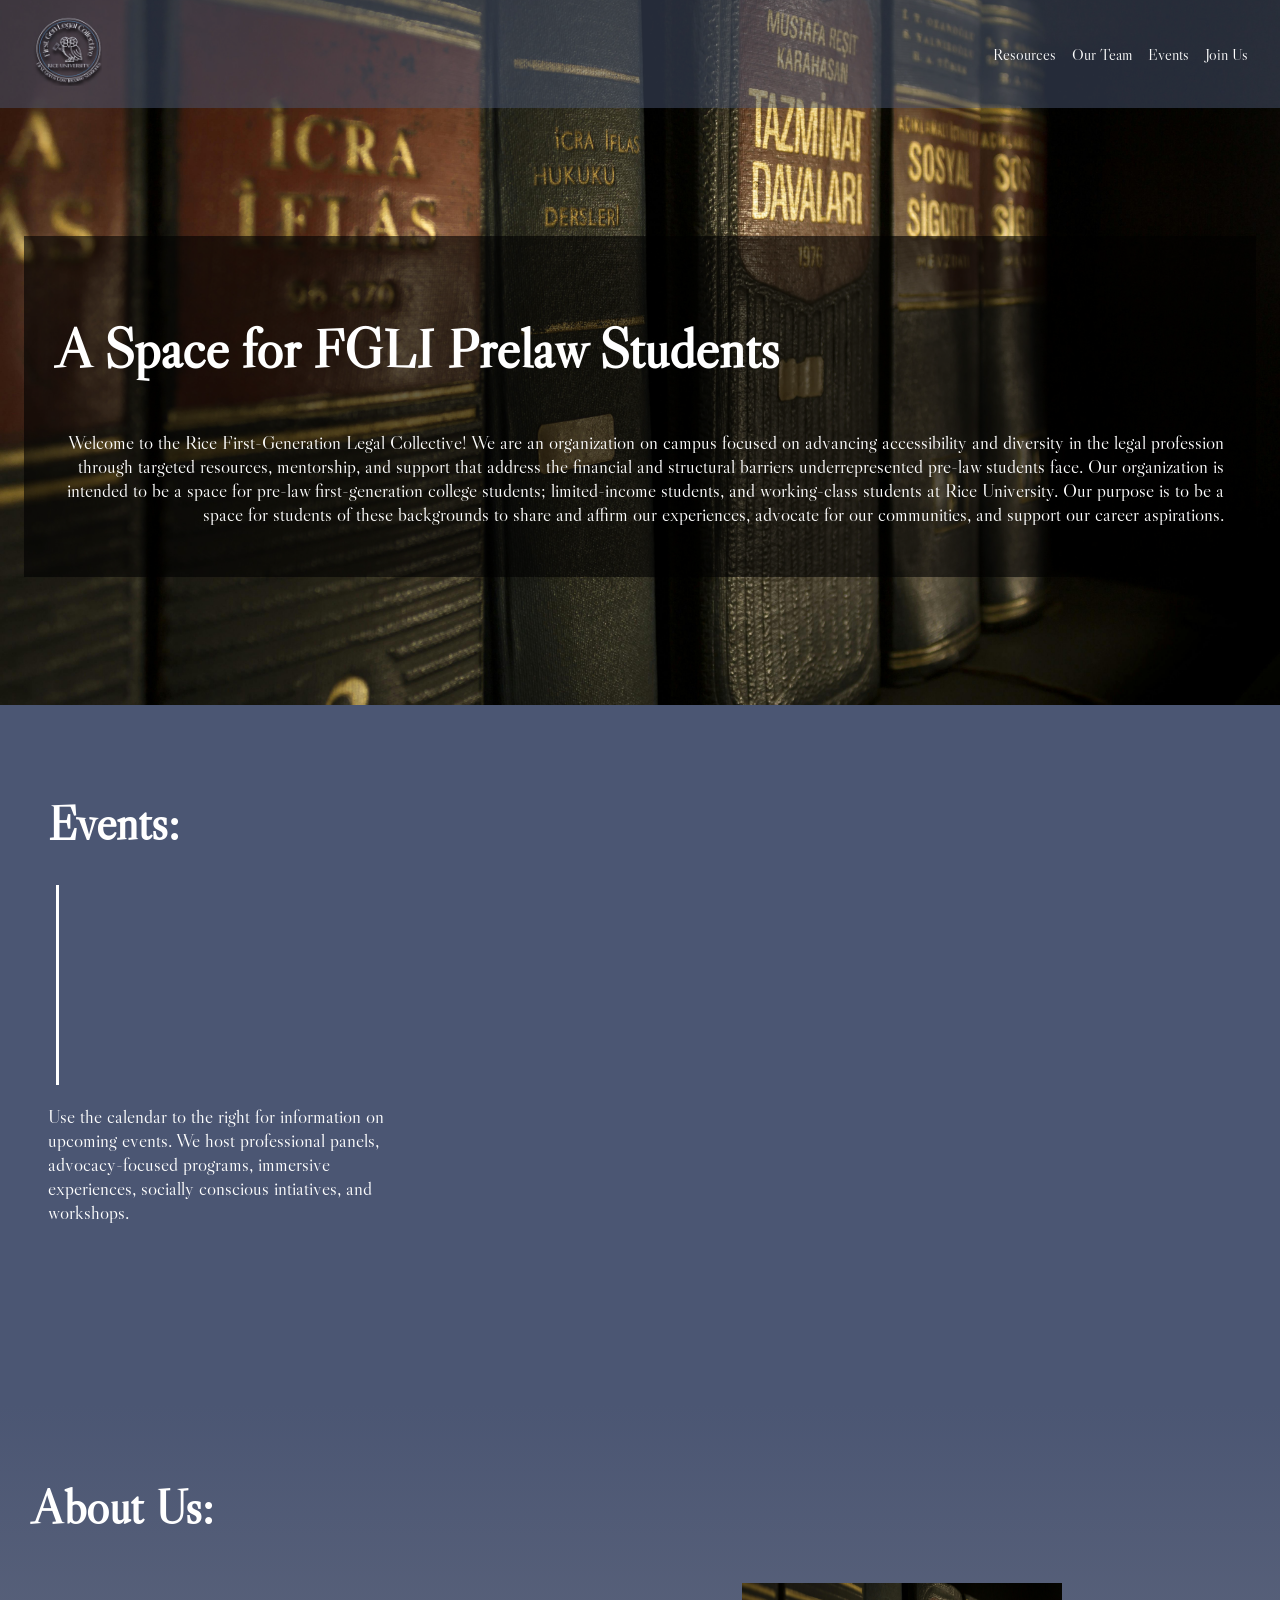
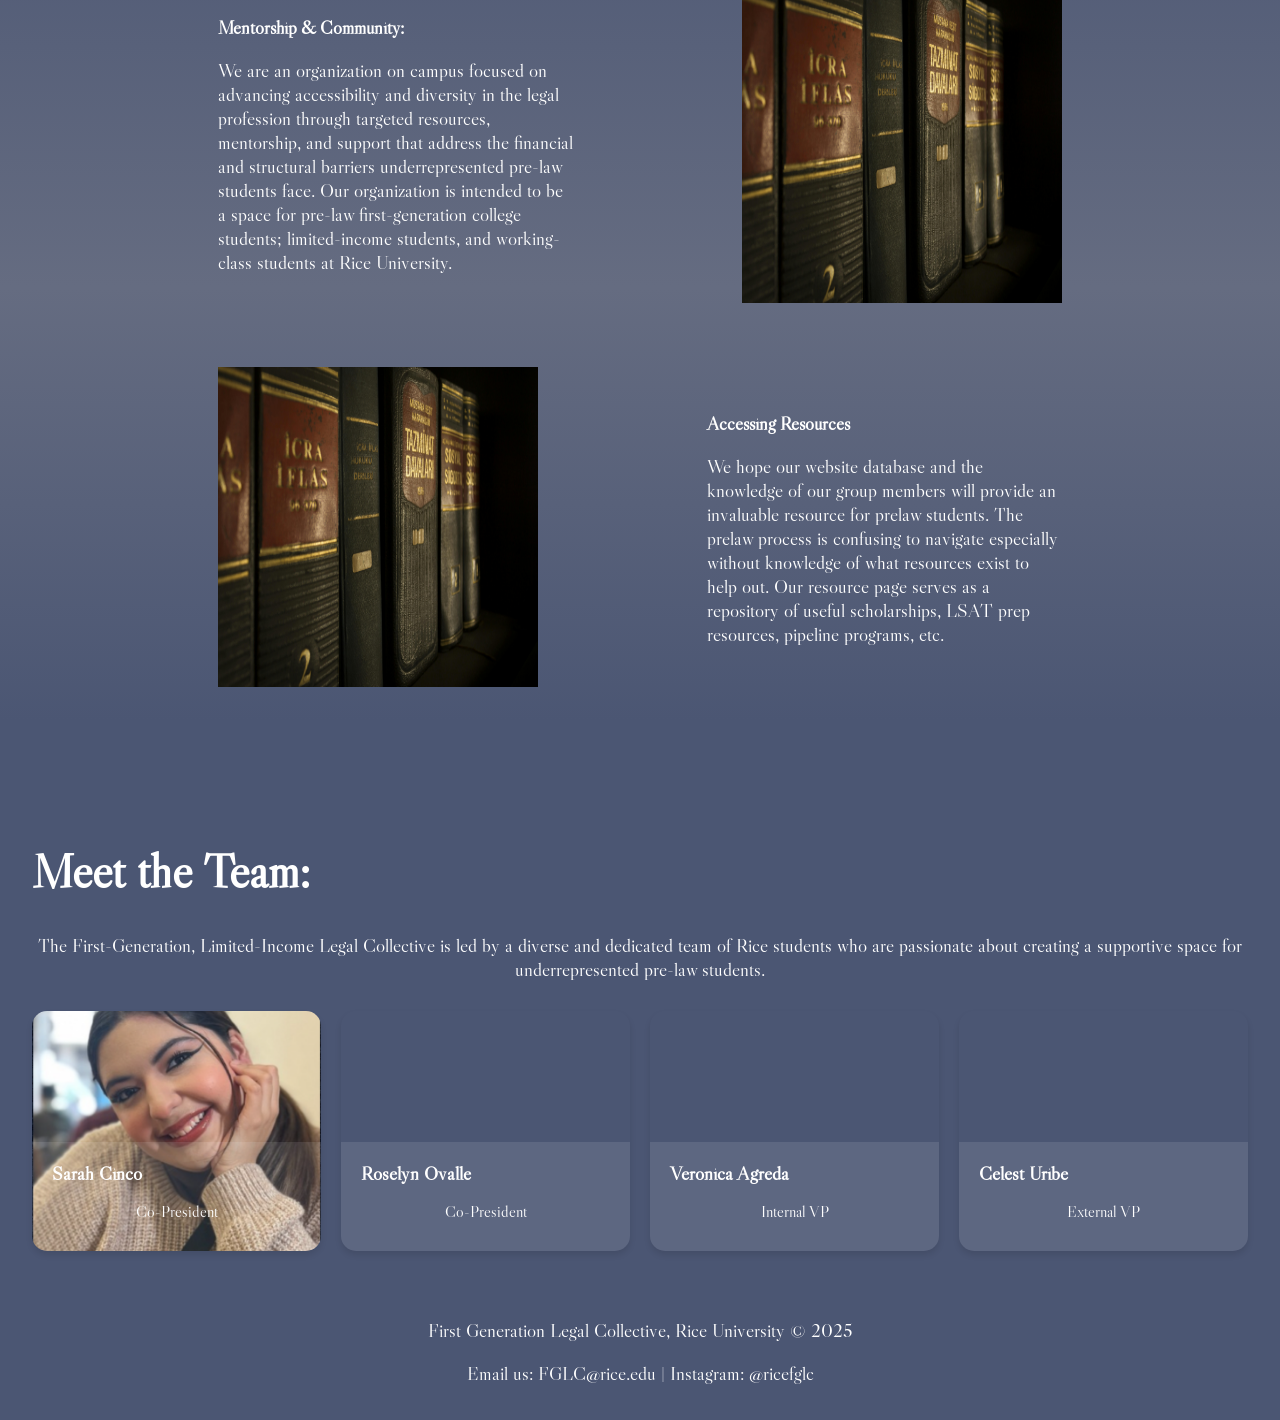
<file: index.html>
<!DOCTYPE html>
<html lang="en">
<head>
    <meta charset="UTF-8">
    <meta name="viewport" content="width=device-width, initial-scale=1.0">
    <title>Home - First Generation Legal Collective</title>
    <link rel="stylesheet" href="home-style.css">
    <link rel="preconnect" href="https://fonts.googleapis.com">
    <link rel="preconnect" href="https://fonts.gstatic.com" crossorigin>
    <link href="https://fonts.googleapis.com/css2?family=Libre+Caslon+Display&display=swap" rel="stylesheet">

</head>
<body>


<main>
    <section class="hero">
        <header>
            <nav>
                <div class="logo"><a href="./index.html"><img src="img/logo.png" alt="Italian Trulli"></a></div>
                <ul>
                    <li><a href="./resources.html">Resources</a></li>
                    <li><a href="./team.html">Our Team</a></li>
                    <li><a href="./events.html">Events</a></li>
                    <li><a href="https://groupme.com/join_group/102359638/MQSfu83O">Join Us</a></li>
                </ul>
            </nav>
        </header>
        <div class="spacer" style="padding:4rem"></div>
        <div class="hero-overlay">
            <h1>A Space for FGLI Prelaw Students</h1>
            <p>Welcome to the Rice First-Generation Legal Collective! We are an organization on campus focused on advancing accessibility and diversity in the legal profession through targeted resources, mentorship, and support that address the financial and structural barriers underrepresented pre-law students face. Our organization is intended to be a space for pre-law first-generation college students; limited-income students, and working-class students at Rice University. Our purpose is to be a space for students of these backgrounds to share and affirm our experiences, advocate for our communities, and support our career aspirations.</p>
        </div>
        <div class="spacer" style="padding:4rem"></div>
    </section>

    <section class="events dark-blue">
        <div class="events-container">
            <div class="events-item description">
                <h2>Events:</h2>
                <div class="vl"></div>
                <p>Use the calendar to the right for information on upcoming events. We host professional panels, advocacy-focused programs, immersive experiences, socially conscious intiatives, and workshops. </p>
            </div>
            <div class="events-item calendar">
                <iframe src="https://calendar.google.com/calendar/embed?src=c_56deae434092a6eb15b54fa2ef4bf0e5389f8d64c118894de9ff54df1026ceb5%40group.calendar.google.com&ctz=America%2FChicago" style="border: 0" width="800" height="600" frameborder="0" scrolling="no"></iframe>
            </div>
        </div>
    </section>

    <section class="about light-blue">
        <h2>About Us: </h2>
        <div class="about-item">
            <div class="text-content">
                <h3>Mentorship & Community: </h3>
                <p>We are an organization on campus focused on advancing accessibility and diversity in the legal profession through targeted resources, mentorship, and support that address the financial and structural barriers underrepresented pre-law students face. Our organization is intended to be a space for pre-law first-generation college students; limited-income students, and working-class students at Rice University. </p>
            </div>
            <div class ="about-image">
                <img src="img/resources-header.jpeg" alt="Italian Trulli">
            </div>
        </div>

        <div class="about-item">
            <div class ="about-image">
                <img src="img/resources-header.jpeg" alt="Italian Trulli">
            </div>
            <div class="text-content">
                <h3>Accessing Resources</h3>
                <p>   We hope our website database and the knowledge of our group members will provide an invaluable resource for prelaw students. The prelaw process is confusing to navigate especially without knowledge of what resources exist to help out. Our resource page serves as a repository of useful scholarships, LSAT prep resources, pipeline programs, etc.</p>
            </div>
        </div>
    </section>

    <section class="team dark-blue">
        <h2>Meet the Team:</h2>
        <p>The First-Generation, Limited-Income Legal Collective is led by a diverse and dedicated team of Rice students who are passionate about creating a supportive space for underrepresented pre-law students.</p>
        <div class="team-grid">
            <div class="team-member sarah-cinco">
                <div class="name-content">
                    <h3>Sarah Cinco</h3>
                    <p>Co-President</p>
                </div>
            </div>
            <div class="team-member">
                <div class="name-content">
                    <h3>Roselyn Ovalle</h3>
                    <p>Co-President</p>
                </div>
            </div>
            <div class="team-member">
                <div class="name-content">
                    <h3>Veronica Agreda</h3>
                    <p>Internal VP</p>
                </div>
            </div>
            <div class="team-member">
                <div class="name-content">
                    <h3>Celest Uribe</h3>
                    <p>External VP</p>
                </div>
            </div>
        </div>
    </section>
</main>

<footer>
    <p>First Generation Legal Collective, Rice University © 2025</p>
    <p>Email us: FGLC@rice.edu | Instagram: @ricefglc</p>
</footer>


</body>
</html>
</file>
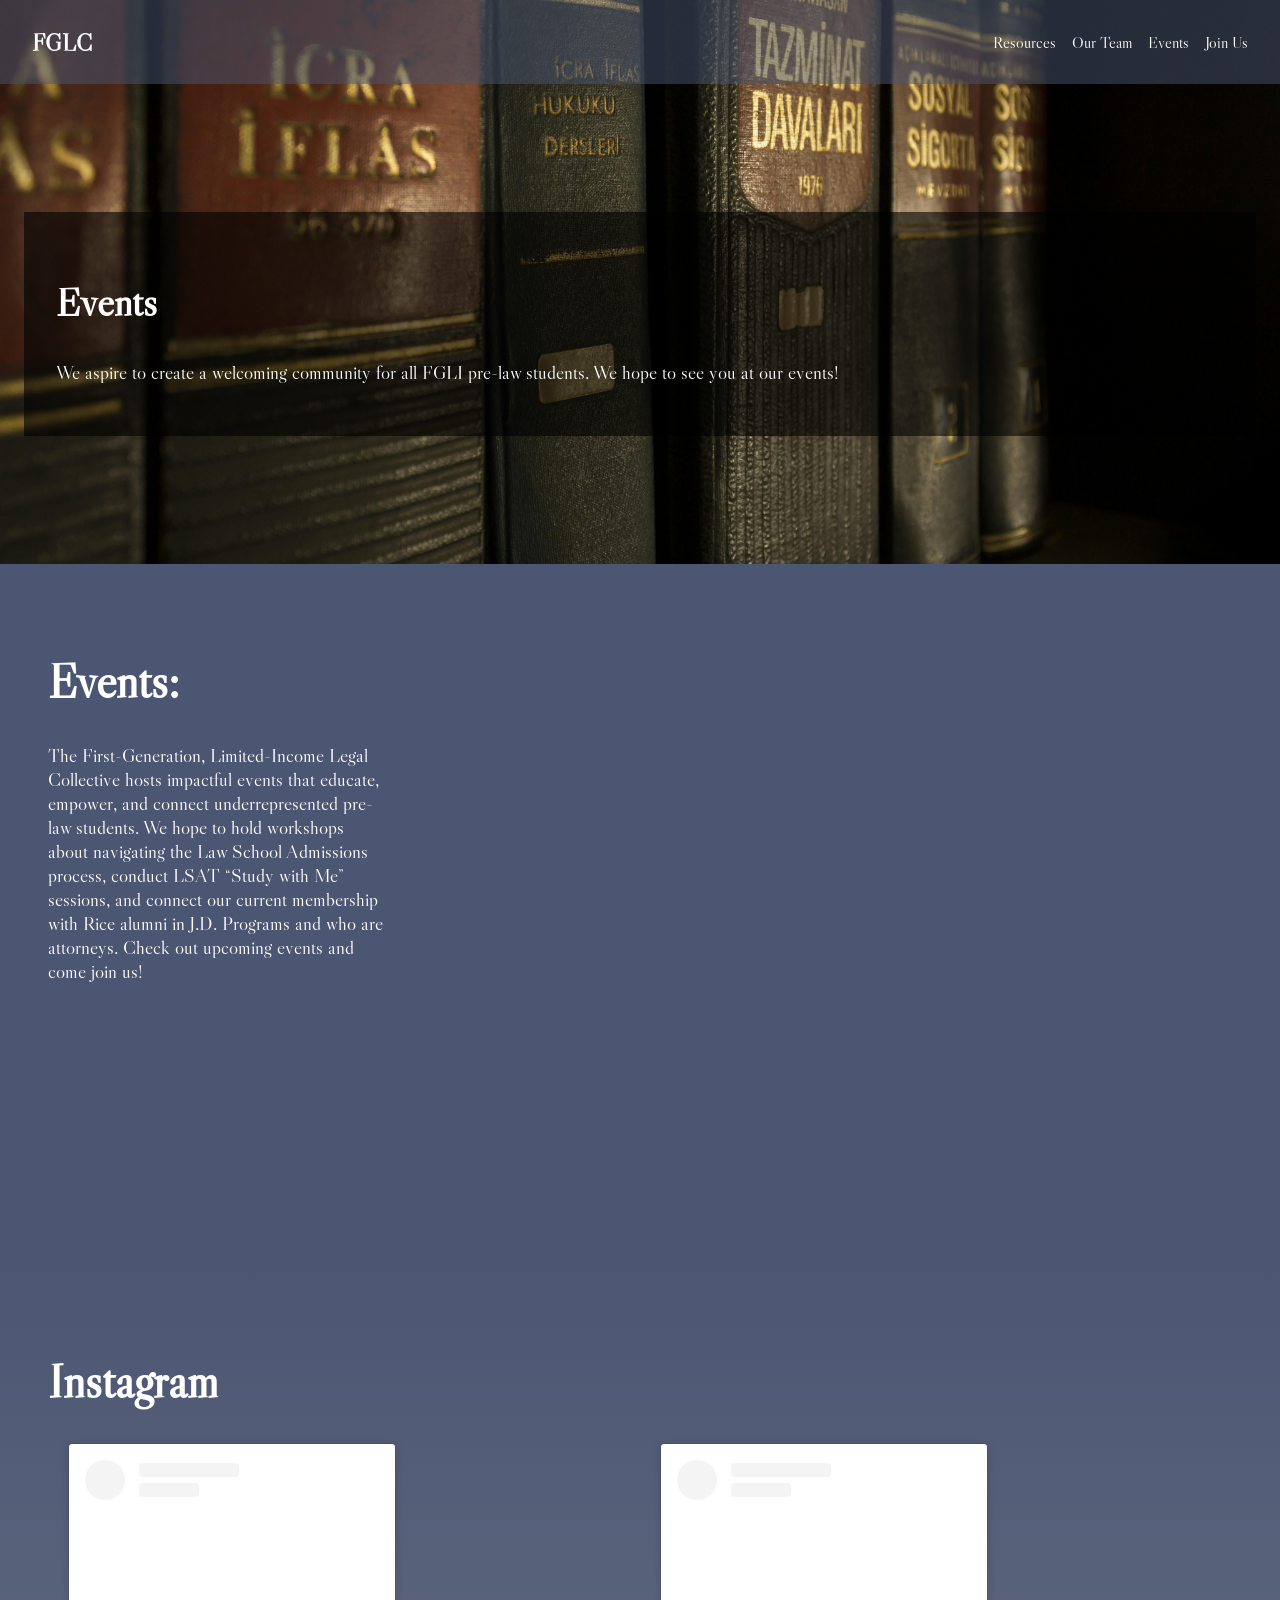
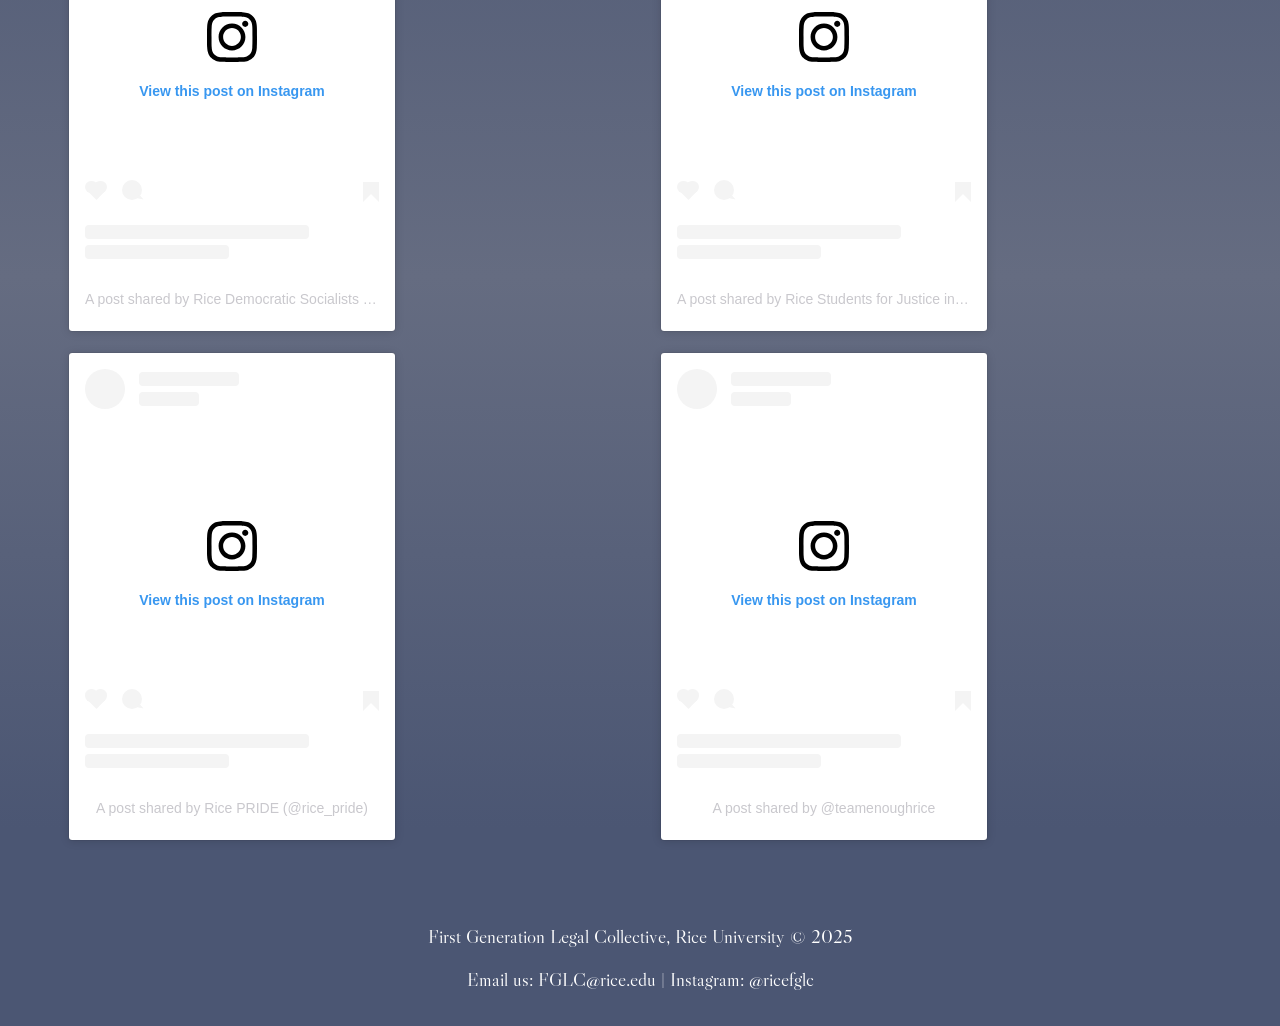
<file: events.html>
<!DOCTYPE html>
<html lang="en">

<head>
    <meta charset="UTF-8">
    <meta name="viewport" content="width=device-width, initial-scale=1.0">
    <title>Events - First Generation Legal Collective</title>
    <link rel="stylesheet" href="events-style.css">
    <link rel="preconnect" href="https://fonts.googleapis.com">
    <link rel="preconnect" href="https://fonts.gstatic.com" crossorigin>
    <link href="https://fonts.googleapis.com/css2?family=Libre+Caslon+Display&display=swap" rel="stylesheet">

</head>

<body>
<main>
    <section class="hero">
        <header>
            <nav>
                <div class="logo"><a href="./index.html
                                      ">FGLC</a></div>
                <ul>
                    <li><a href="./resources.html">Resources</a></li>
                    <li><a href="./team.html">Our Team</a></li>
                    <li><a href="./events.html">Events</a></li>
                    <li><a href="https://groupme.com/join_group/102359638/MQSfu83O">Join Us</a></li>
                </ul>
            </nav>
        </header>
        <div class="spacer" style="padding:4rem"></div>
        <div class="hero-overlay">
            <h1>Events</h1>
            <p>We aspire to create a welcoming community for all FGLI pre-law students. We hope to see you at our
                events!</p>
        </div>
        <div class="spacer" style="padding:4rem"></div>
    </section>


    <section class="events dark-blue">
        <div class="events-container">
            <div class="events-item description">
                <h2>Events:</h2>
                <p>The First-Generation, Limited-Income Legal Collective hosts impactful events that educate,
                    empower, and connect underrepresented pre-law students. We hope to hold workshops about
                    navigating the Law School Admissions process, conduct LSAT “Study with Me” sessions, and connect
                    our current membership with Rice alumni in J.D. Programs and who are attorneys. Check out
                    upcoming events and come join us! </p>
            </div>
            <div class="events-item calendar">
                <iframe src="https://calendar.google.com/calendar/embed?src=c_56deae434092a6eb15b54fa2ef4bf0e5389f8d64c118894de9ff54df1026ceb5%40group.calendar.google.com&ctz=America%2FChicago" style="border: 0" width="800" height="600" frameborder="0" scrolling="no"></iframe>
            </div>
        </div>
    </section>
    <section class="instagram light-blue">
        <div class="text-content">
            <h2> Instagram </h2>
        </div>
        <div class="instagram-container">
            <blockquote class="instagram-media" data-instgrm-captioned data-instgrm-permalink="https://www.instagram.com/p/DH-EV0mO98y/?utm_source=ig_embed&amp;utm_campaign=loading" data-instgrm-version="14" style=" background:#FFF; border:0; border-radius:3px; box-shadow:0 0 1px 0 rgba(0,0,0,0.5),0 1px 10px 0 rgba(0,0,0,0.15); margin: 1px; max-width:540px; min-width:326px; padding:0; width:99.375%; width:-webkit-calc(100% - 2px); width:calc(100% - 2px);"><div style="padding:16px;"> <a href="https://www.instagram.com/p/DH-EV0mO98y/?utm_source=ig_embed&amp;utm_campaign=loading" style=" background:#FFFFFF; line-height:0; padding:0 0; text-align:center; text-decoration:none; width:100%;" target="_blank"> <div style=" display: flex; flex-direction: row; align-items: center;"> <div style="background-color: #F4F4F4; border-radius: 50%; flex-grow: 0; height: 40px; margin-right: 14px; width: 40px;"></div> <div style="display: flex; flex-direction: column; flex-grow: 1; justify-content: center;"> <div style=" background-color: #F4F4F4; border-radius: 4px; flex-grow: 0; height: 14px; margin-bottom: 6px; width: 100px;"></div> <div style=" background-color: #F4F4F4; border-radius: 4px; flex-grow: 0; height: 14px; width: 60px;"></div></div></div><div style="padding: 19% 0;"></div> <div style="display:block; height:50px; margin:0 auto 12px; width:50px;"><svg width="50px" height="50px" viewBox="0 0 60 60" version="1.1" xmlns="https://www.w3.org/2000/svg" xmlns:xlink="https://www.w3.org/1999/xlink"><g stroke="none" stroke-width="1" fill="none" fill-rule="evenodd"><g transform="translate(-511.000000, -20.000000)" fill="#000000"><g><path d="M556.869,30.41 C554.814,30.41 553.148,32.076 553.148,34.131 C553.148,36.186 554.814,37.852 556.869,37.852 C558.924,37.852 560.59,36.186 560.59,34.131 C560.59,32.076 558.924,30.41 556.869,30.41 M541,60.657 C535.114,60.657 530.342,55.887 530.342,50 C530.342,44.114 535.114,39.342 541,39.342 C546.887,39.342 551.658,44.114 551.658,50 C551.658,55.887 546.887,60.657 541,60.657 M541,33.886 C532.1,33.886 524.886,41.1 524.886,50 C524.886,58.899 532.1,66.113 541,66.113 C549.9,66.113 557.115,58.899 557.115,50 C557.115,41.1 549.9,33.886 541,33.886 M565.378,62.101 C565.244,65.022 564.756,66.606 564.346,67.663 C563.803,69.06 563.154,70.057 562.106,71.106 C561.058,72.155 560.06,72.803 558.662,73.347 C557.607,73.757 556.021,74.244 553.102,74.378 C549.944,74.521 548.997,74.552 541,74.552 C533.003,74.552 532.056,74.521 528.898,74.378 C525.979,74.244 524.393,73.757 523.338,73.347 C521.94,72.803 520.942,72.155 519.894,71.106 C518.846,70.057 518.197,69.06 517.654,67.663 C517.244,66.606 516.755,65.022 516.623,62.101 C516.479,58.943 516.448,57.996 516.448,50 C516.448,42.003 516.479,41.056 516.623,37.899 C516.755,34.978 517.244,33.391 517.654,32.338 C518.197,30.938 518.846,29.942 519.894,28.894 C520.942,27.846 521.94,27.196 523.338,26.654 C524.393,26.244 525.979,25.756 528.898,25.623 C532.057,25.479 533.004,25.448 541,25.448 C548.997,25.448 549.943,25.479 553.102,25.623 C556.021,25.756 557.607,26.244 558.662,26.654 C560.06,27.196 561.058,27.846 562.106,28.894 C563.154,29.942 563.803,30.938 564.346,32.338 C564.756,33.391 565.244,34.978 565.378,37.899 C565.522,41.056 565.552,42.003 565.552,50 C565.552,57.996 565.522,58.943 565.378,62.101 M570.82,37.631 C570.674,34.438 570.167,32.258 569.425,30.349 C568.659,28.377 567.633,26.702 565.965,25.035 C564.297,23.368 562.623,22.342 560.652,21.575 C558.743,20.834 556.562,20.326 553.369,20.18 C550.169,20.033 549.148,20 541,20 C532.853,20 531.831,20.033 528.631,20.18 C525.438,20.326 523.257,20.834 521.349,21.575 C519.376,22.342 517.703,23.368 516.035,25.035 C514.368,26.702 513.342,28.377 512.574,30.349 C511.834,32.258 511.326,34.438 511.181,37.631 C511.035,40.831 511,41.851 511,50 C511,58.147 511.035,59.17 511.181,62.369 C511.326,65.562 511.834,67.743 512.574,69.651 C513.342,71.625 514.368,73.296 516.035,74.965 C517.703,76.634 519.376,77.658 521.349,78.425 C523.257,79.167 525.438,79.673 528.631,79.82 C531.831,79.965 532.853,80.001 541,80.001 C549.148,80.001 550.169,79.965 553.369,79.82 C556.562,79.673 558.743,79.167 560.652,78.425 C562.623,77.658 564.297,76.634 565.965,74.965 C567.633,73.296 568.659,71.625 569.425,69.651 C570.167,67.743 570.674,65.562 570.82,62.369 C570.966,59.17 571,58.147 571,50 C571,41.851 570.966,40.831 570.82,37.631"></path></g></g></g></svg></div><div style="padding-top: 8px;"> <div style=" color:#3897f0; font-family:Arial,sans-serif; font-size:14px; font-style:normal; font-weight:550; line-height:18px;">View this post on Instagram</div></div><div style="padding: 12.5% 0;"></div> <div style="display: flex; flex-direction: row; margin-bottom: 14px; align-items: center;"><div> <div style="background-color: #F4F4F4; border-radius: 50%; height: 12.5px; width: 12.5px; transform: translateX(0px) translateY(7px);"></div> <div style="background-color: #F4F4F4; height: 12.5px; transform: rotate(-45deg) translateX(3px) translateY(1px); width: 12.5px; flex-grow: 0; margin-right: 14px; margin-left: 2px;"></div> <div style="background-color: #F4F4F4; border-radius: 50%; height: 12.5px; width: 12.5px; transform: translateX(9px) translateY(-18px);"></div></div><div style="margin-left: 8px;"> <div style=" background-color: #F4F4F4; border-radius: 50%; flex-grow: 0; height: 20px; width: 20px;"></div> <div style=" width: 0; height: 0; border-top: 2px solid transparent; border-left: 6px solid #f4f4f4; border-bottom: 2px solid transparent; transform: translateX(16px) translateY(-4px) rotate(30deg)"></div></div><div style="margin-left: auto;"> <div style=" width: 0px; border-top: 8px solid #F4F4F4; border-right: 8px solid transparent; transform: translateY(16px);"></div> <div style=" background-color: #F4F4F4; flex-grow: 0; height: 12px; width: 16px; transform: translateY(-4px);"></div> <div style=" width: 0; height: 0; border-top: 8px solid #F4F4F4; border-left: 8px solid transparent; transform: translateY(-4px) translateX(8px);"></div></div></div> <div style="display: flex; flex-direction: column; flex-grow: 1; justify-content: center; margin-bottom: 24px;"> <div style=" background-color: #F4F4F4; border-radius: 4px; flex-grow: 0; height: 14px; margin-bottom: 6px; width: 224px;"></div> <div style=" background-color: #F4F4F4; border-radius: 4px; flex-grow: 0; height: 14px; width: 144px;"></div></div></a><p style=" color:#c9c8cd; font-family:Arial,sans-serif; font-size:14px; line-height:17px; margin-bottom:0; margin-top:8px; overflow:hidden; padding:8px 0 7px; text-align:center; text-overflow:ellipsis; white-space:nowrap;"><a href="https://www.instagram.com/p/DH-EV0mO98y/?utm_source=ig_embed&amp;utm_campaign=loading" style=" color:#c9c8cd; font-family:Arial,sans-serif; font-size:14px; font-style:normal; font-weight:normal; line-height:17px; text-decoration:none;" target="_blank">A post shared by Rice Democratic Socialists (@riceydsa)</a></p></div></blockquote> <script async src="//www.instagram.com/embed.js"></script>
            <blockquote class="instagram-media" data-instgrm-captioned data-instgrm-permalink="https://www.instagram.com/p/DH4uVGQtekP/?utm_source=ig_embed&amp;utm_campaign=loading" data-instgrm-version="14" style=" background:#FFF; border:0; border-radius:3px; box-shadow:0 0 1px 0 rgba(0,0,0,0.5),0 1px 10px 0 rgba(0,0,0,0.15); margin: 1px; max-width:540px; min-width:326px; padding:0; width:99.375%; width:-webkit-calc(100% - 2px); width:calc(100% - 2px);"><div style="padding:16px;"> <a href="https://www.instagram.com/p/DH4uVGQtekP/?utm_source=ig_embed&amp;utm_campaign=loading" style=" background:#FFFFFF; line-height:0; padding:0 0; text-align:center; text-decoration:none; width:100%;" target="_blank"> <div style=" display: flex; flex-direction: row; align-items: center;"> <div style="background-color: #F4F4F4; border-radius: 50%; flex-grow: 0; height: 40px; margin-right: 14px; width: 40px;"></div> <div style="display: flex; flex-direction: column; flex-grow: 1; justify-content: center;"> <div style=" background-color: #F4F4F4; border-radius: 4px; flex-grow: 0; height: 14px; margin-bottom: 6px; width: 100px;"></div> <div style=" background-color: #F4F4F4; border-radius: 4px; flex-grow: 0; height: 14px; width: 60px;"></div></div></div><div style="padding: 19% 0;"></div> <div style="display:block; height:50px; margin:0 auto 12px; width:50px;"><svg width="50px" height="50px" viewBox="0 0 60 60" version="1.1" xmlns="https://www.w3.org/2000/svg" xmlns:xlink="https://www.w3.org/1999/xlink"><g stroke="none" stroke-width="1" fill="none" fill-rule="evenodd"><g transform="translate(-511.000000, -20.000000)" fill="#000000"><g><path d="M556.869,30.41 C554.814,30.41 553.148,32.076 553.148,34.131 C553.148,36.186 554.814,37.852 556.869,37.852 C558.924,37.852 560.59,36.186 560.59,34.131 C560.59,32.076 558.924,30.41 556.869,30.41 M541,60.657 C535.114,60.657 530.342,55.887 530.342,50 C530.342,44.114 535.114,39.342 541,39.342 C546.887,39.342 551.658,44.114 551.658,50 C551.658,55.887 546.887,60.657 541,60.657 M541,33.886 C532.1,33.886 524.886,41.1 524.886,50 C524.886,58.899 532.1,66.113 541,66.113 C549.9,66.113 557.115,58.899 557.115,50 C557.115,41.1 549.9,33.886 541,33.886 M565.378,62.101 C565.244,65.022 564.756,66.606 564.346,67.663 C563.803,69.06 563.154,70.057 562.106,71.106 C561.058,72.155 560.06,72.803 558.662,73.347 C557.607,73.757 556.021,74.244 553.102,74.378 C549.944,74.521 548.997,74.552 541,74.552 C533.003,74.552 532.056,74.521 528.898,74.378 C525.979,74.244 524.393,73.757 523.338,73.347 C521.94,72.803 520.942,72.155 519.894,71.106 C518.846,70.057 518.197,69.06 517.654,67.663 C517.244,66.606 516.755,65.022 516.623,62.101 C516.479,58.943 516.448,57.996 516.448,50 C516.448,42.003 516.479,41.056 516.623,37.899 C516.755,34.978 517.244,33.391 517.654,32.338 C518.197,30.938 518.846,29.942 519.894,28.894 C520.942,27.846 521.94,27.196 523.338,26.654 C524.393,26.244 525.979,25.756 528.898,25.623 C532.057,25.479 533.004,25.448 541,25.448 C548.997,25.448 549.943,25.479 553.102,25.623 C556.021,25.756 557.607,26.244 558.662,26.654 C560.06,27.196 561.058,27.846 562.106,28.894 C563.154,29.942 563.803,30.938 564.346,32.338 C564.756,33.391 565.244,34.978 565.378,37.899 C565.522,41.056 565.552,42.003 565.552,50 C565.552,57.996 565.522,58.943 565.378,62.101 M570.82,37.631 C570.674,34.438 570.167,32.258 569.425,30.349 C568.659,28.377 567.633,26.702 565.965,25.035 C564.297,23.368 562.623,22.342 560.652,21.575 C558.743,20.834 556.562,20.326 553.369,20.18 C550.169,20.033 549.148,20 541,20 C532.853,20 531.831,20.033 528.631,20.18 C525.438,20.326 523.257,20.834 521.349,21.575 C519.376,22.342 517.703,23.368 516.035,25.035 C514.368,26.702 513.342,28.377 512.574,30.349 C511.834,32.258 511.326,34.438 511.181,37.631 C511.035,40.831 511,41.851 511,50 C511,58.147 511.035,59.17 511.181,62.369 C511.326,65.562 511.834,67.743 512.574,69.651 C513.342,71.625 514.368,73.296 516.035,74.965 C517.703,76.634 519.376,77.658 521.349,78.425 C523.257,79.167 525.438,79.673 528.631,79.82 C531.831,79.965 532.853,80.001 541,80.001 C549.148,80.001 550.169,79.965 553.369,79.82 C556.562,79.673 558.743,79.167 560.652,78.425 C562.623,77.658 564.297,76.634 565.965,74.965 C567.633,73.296 568.659,71.625 569.425,69.651 C570.167,67.743 570.674,65.562 570.82,62.369 C570.966,59.17 571,58.147 571,50 C571,41.851 570.966,40.831 570.82,37.631"></path></g></g></g></svg></div><div style="padding-top: 8px;"> <div style=" color:#3897f0; font-family:Arial,sans-serif; font-size:14px; font-style:normal; font-weight:550; line-height:18px;">View this post on Instagram</div></div><div style="padding: 12.5% 0;"></div> <div style="display: flex; flex-direction: row; margin-bottom: 14px; align-items: center;"><div> <div style="background-color: #F4F4F4; border-radius: 50%; height: 12.5px; width: 12.5px; transform: translateX(0px) translateY(7px);"></div> <div style="background-color: #F4F4F4; height: 12.5px; transform: rotate(-45deg) translateX(3px) translateY(1px); width: 12.5px; flex-grow: 0; margin-right: 14px; margin-left: 2px;"></div> <div style="background-color: #F4F4F4; border-radius: 50%; height: 12.5px; width: 12.5px; transform: translateX(9px) translateY(-18px);"></div></div><div style="margin-left: 8px;"> <div style=" background-color: #F4F4F4; border-radius: 50%; flex-grow: 0; height: 20px; width: 20px;"></div> <div style=" width: 0; height: 0; border-top: 2px solid transparent; border-left: 6px solid #f4f4f4; border-bottom: 2px solid transparent; transform: translateX(16px) translateY(-4px) rotate(30deg)"></div></div><div style="margin-left: auto;"> <div style=" width: 0px; border-top: 8px solid #F4F4F4; border-right: 8px solid transparent; transform: translateY(16px);"></div> <div style=" background-color: #F4F4F4; flex-grow: 0; height: 12px; width: 16px; transform: translateY(-4px);"></div> <div style=" width: 0; height: 0; border-top: 8px solid #F4F4F4; border-left: 8px solid transparent; transform: translateY(-4px) translateX(8px);"></div></div></div> <div style="display: flex; flex-direction: column; flex-grow: 1; justify-content: center; margin-bottom: 24px;"> <div style=" background-color: #F4F4F4; border-radius: 4px; flex-grow: 0; height: 14px; margin-bottom: 6px; width: 224px;"></div> <div style=" background-color: #F4F4F4; border-radius: 4px; flex-grow: 0; height: 14px; width: 144px;"></div></div></a><p style=" color:#c9c8cd; font-family:Arial,sans-serif; font-size:14px; line-height:17px; margin-bottom:0; margin-top:8px; overflow:hidden; padding:8px 0 7px; text-align:center; text-overflow:ellipsis; white-space:nowrap;"><a href="https://www.instagram.com/p/DH4uVGQtekP/?utm_source=ig_embed&amp;utm_campaign=loading" style=" color:#c9c8cd; font-family:Arial,sans-serif; font-size:14px; font-style:normal; font-weight:normal; line-height:17px; text-decoration:none;" target="_blank">A post shared by Rice Students for Justice in Palestine 🇵🇸 (@rice.sjp)</a></p></div></blockquote> <script async src="//www.instagram.com/embed.js"></script>
            <blockquote class="instagram-media" data-instgrm-captioned data-instgrm-permalink="https://www.instagram.com/p/DCnUR2UtPY8/?utm_source=ig_embed&amp;utm_campaign=loading" data-instgrm-version="14" style=" background:#FFF; border:0; border-radius:3px; box-shadow:0 0 1px 0 rgba(0,0,0,0.5),0 1px 10px 0 rgba(0,0,0,0.15); margin: 1px; max-width:540px; min-width:326px; padding:0; width:99.375%; width:-webkit-calc(100% - 2px); width:calc(100% - 2px);"><div style="padding:16px;"> <a href="https://www.instagram.com/p/DCnUR2UtPY8/?utm_source=ig_embed&amp;utm_campaign=loading" style=" background:#FFFFFF; line-height:0; padding:0 0; text-align:center; text-decoration:none; width:100%;" target="_blank"> <div style=" display: flex; flex-direction: row; align-items: center;"> <div style="background-color: #F4F4F4; border-radius: 50%; flex-grow: 0; height: 40px; margin-right: 14px; width: 40px;"></div> <div style="display: flex; flex-direction: column; flex-grow: 1; justify-content: center;"> <div style=" background-color: #F4F4F4; border-radius: 4px; flex-grow: 0; height: 14px; margin-bottom: 6px; width: 100px;"></div> <div style=" background-color: #F4F4F4; border-radius: 4px; flex-grow: 0; height: 14px; width: 60px;"></div></div></div><div style="padding: 19% 0;"></div> <div style="display:block; height:50px; margin:0 auto 12px; width:50px;"><svg width="50px" height="50px" viewBox="0 0 60 60" version="1.1" xmlns="https://www.w3.org/2000/svg" xmlns:xlink="https://www.w3.org/1999/xlink"><g stroke="none" stroke-width="1" fill="none" fill-rule="evenodd"><g transform="translate(-511.000000, -20.000000)" fill="#000000"><g><path d="M556.869,30.41 C554.814,30.41 553.148,32.076 553.148,34.131 C553.148,36.186 554.814,37.852 556.869,37.852 C558.924,37.852 560.59,36.186 560.59,34.131 C560.59,32.076 558.924,30.41 556.869,30.41 M541,60.657 C535.114,60.657 530.342,55.887 530.342,50 C530.342,44.114 535.114,39.342 541,39.342 C546.887,39.342 551.658,44.114 551.658,50 C551.658,55.887 546.887,60.657 541,60.657 M541,33.886 C532.1,33.886 524.886,41.1 524.886,50 C524.886,58.899 532.1,66.113 541,66.113 C549.9,66.113 557.115,58.899 557.115,50 C557.115,41.1 549.9,33.886 541,33.886 M565.378,62.101 C565.244,65.022 564.756,66.606 564.346,67.663 C563.803,69.06 563.154,70.057 562.106,71.106 C561.058,72.155 560.06,72.803 558.662,73.347 C557.607,73.757 556.021,74.244 553.102,74.378 C549.944,74.521 548.997,74.552 541,74.552 C533.003,74.552 532.056,74.521 528.898,74.378 C525.979,74.244 524.393,73.757 523.338,73.347 C521.94,72.803 520.942,72.155 519.894,71.106 C518.846,70.057 518.197,69.06 517.654,67.663 C517.244,66.606 516.755,65.022 516.623,62.101 C516.479,58.943 516.448,57.996 516.448,50 C516.448,42.003 516.479,41.056 516.623,37.899 C516.755,34.978 517.244,33.391 517.654,32.338 C518.197,30.938 518.846,29.942 519.894,28.894 C520.942,27.846 521.94,27.196 523.338,26.654 C524.393,26.244 525.979,25.756 528.898,25.623 C532.057,25.479 533.004,25.448 541,25.448 C548.997,25.448 549.943,25.479 553.102,25.623 C556.021,25.756 557.607,26.244 558.662,26.654 C560.06,27.196 561.058,27.846 562.106,28.894 C563.154,29.942 563.803,30.938 564.346,32.338 C564.756,33.391 565.244,34.978 565.378,37.899 C565.522,41.056 565.552,42.003 565.552,50 C565.552,57.996 565.522,58.943 565.378,62.101 M570.82,37.631 C570.674,34.438 570.167,32.258 569.425,30.349 C568.659,28.377 567.633,26.702 565.965,25.035 C564.297,23.368 562.623,22.342 560.652,21.575 C558.743,20.834 556.562,20.326 553.369,20.18 C550.169,20.033 549.148,20 541,20 C532.853,20 531.831,20.033 528.631,20.18 C525.438,20.326 523.257,20.834 521.349,21.575 C519.376,22.342 517.703,23.368 516.035,25.035 C514.368,26.702 513.342,28.377 512.574,30.349 C511.834,32.258 511.326,34.438 511.181,37.631 C511.035,40.831 511,41.851 511,50 C511,58.147 511.035,59.17 511.181,62.369 C511.326,65.562 511.834,67.743 512.574,69.651 C513.342,71.625 514.368,73.296 516.035,74.965 C517.703,76.634 519.376,77.658 521.349,78.425 C523.257,79.167 525.438,79.673 528.631,79.82 C531.831,79.965 532.853,80.001 541,80.001 C549.148,80.001 550.169,79.965 553.369,79.82 C556.562,79.673 558.743,79.167 560.652,78.425 C562.623,77.658 564.297,76.634 565.965,74.965 C567.633,73.296 568.659,71.625 569.425,69.651 C570.167,67.743 570.674,65.562 570.82,62.369 C570.966,59.17 571,58.147 571,50 C571,41.851 570.966,40.831 570.82,37.631"></path></g></g></g></svg></div><div style="padding-top: 8px;"> <div style=" color:#3897f0; font-family:Arial,sans-serif; font-size:14px; font-style:normal; font-weight:550; line-height:18px;">View this post on Instagram</div></div><div style="padding: 12.5% 0;"></div> <div style="display: flex; flex-direction: row; margin-bottom: 14px; align-items: center;"><div> <div style="background-color: #F4F4F4; border-radius: 50%; height: 12.5px; width: 12.5px; transform: translateX(0px) translateY(7px);"></div> <div style="background-color: #F4F4F4; height: 12.5px; transform: rotate(-45deg) translateX(3px) translateY(1px); width: 12.5px; flex-grow: 0; margin-right: 14px; margin-left: 2px;"></div> <div style="background-color: #F4F4F4; border-radius: 50%; height: 12.5px; width: 12.5px; transform: translateX(9px) translateY(-18px);"></div></div><div style="margin-left: 8px;"> <div style=" background-color: #F4F4F4; border-radius: 50%; flex-grow: 0; height: 20px; width: 20px;"></div> <div style=" width: 0; height: 0; border-top: 2px solid transparent; border-left: 6px solid #f4f4f4; border-bottom: 2px solid transparent; transform: translateX(16px) translateY(-4px) rotate(30deg)"></div></div><div style="margin-left: auto;"> <div style=" width: 0px; border-top: 8px solid #F4F4F4; border-right: 8px solid transparent; transform: translateY(16px);"></div> <div style=" background-color: #F4F4F4; flex-grow: 0; height: 12px; width: 16px; transform: translateY(-4px);"></div> <div style=" width: 0; height: 0; border-top: 8px solid #F4F4F4; border-left: 8px solid transparent; transform: translateY(-4px) translateX(8px);"></div></div></div> <div style="display: flex; flex-direction: column; flex-grow: 1; justify-content: center; margin-bottom: 24px;"> <div style=" background-color: #F4F4F4; border-radius: 4px; flex-grow: 0; height: 14px; margin-bottom: 6px; width: 224px;"></div> <div style=" background-color: #F4F4F4; border-radius: 4px; flex-grow: 0; height: 14px; width: 144px;"></div></div></a><p style=" color:#c9c8cd; font-family:Arial,sans-serif; font-size:14px; line-height:17px; margin-bottom:0; margin-top:8px; overflow:hidden; padding:8px 0 7px; text-align:center; text-overflow:ellipsis; white-space:nowrap;"><a href="https://www.instagram.com/p/DCnUR2UtPY8/?utm_source=ig_embed&amp;utm_campaign=loading" style=" color:#c9c8cd; font-family:Arial,sans-serif; font-size:14px; font-style:normal; font-weight:normal; line-height:17px; text-decoration:none;" target="_blank">A post shared by Rice PRIDE (@rice_pride)</a></p></div></blockquote><script async src="//www.instagram.com/embed.js"></script>
            <blockquote class="instagram-media" data-instgrm-captioned data-instgrm-permalink="https://www.instagram.com/p/DCUezK4RL6A/?utm_source=ig_embed&amp;utm_campaign=loading" data-instgrm-version="14" style=" background:#FFF; border:0; border-radius:3px; box-shadow:0 0 1px 0 rgba(0,0,0,0.5),0 1px 10px 0 rgba(0,0,0,0.15); margin: 1px; max-width:540px; min-width:326px; padding:0; width:99.375%; width:-webkit-calc(100% - 2px); width:calc(100% - 2px);"><div style="padding:16px;"> <a href="https://www.instagram.com/p/DCUezK4RL6A/?utm_source=ig_embed&amp;utm_campaign=loading" style=" background:#FFFFFF; line-height:0; padding:0 0; text-align:center; text-decoration:none; width:100%;" target="_blank"> <div style=" display: flex; flex-direction: row; align-items: center;"> <div style="background-color: #F4F4F4; border-radius: 50%; flex-grow: 0; height: 40px; margin-right: 14px; width: 40px;"></div> <div style="display: flex; flex-direction: column; flex-grow: 1; justify-content: center;"> <div style=" background-color: #F4F4F4; border-radius: 4px; flex-grow: 0; height: 14px; margin-bottom: 6px; width: 100px;"></div> <div style=" background-color: #F4F4F4; border-radius: 4px; flex-grow: 0; height: 14px; width: 60px;"></div></div></div><div style="padding: 19% 0;"></div> <div style="display:block; height:50px; margin:0 auto 12px; width:50px;"><svg width="50px" height="50px" viewBox="0 0 60 60" version="1.1" xmlns="https://www.w3.org/2000/svg" xmlns:xlink="https://www.w3.org/1999/xlink"><g stroke="none" stroke-width="1" fill="none" fill-rule="evenodd"><g transform="translate(-511.000000, -20.000000)" fill="#000000"><g><path d="M556.869,30.41 C554.814,30.41 553.148,32.076 553.148,34.131 C553.148,36.186 554.814,37.852 556.869,37.852 C558.924,37.852 560.59,36.186 560.59,34.131 C560.59,32.076 558.924,30.41 556.869,30.41 M541,60.657 C535.114,60.657 530.342,55.887 530.342,50 C530.342,44.114 535.114,39.342 541,39.342 C546.887,39.342 551.658,44.114 551.658,50 C551.658,55.887 546.887,60.657 541,60.657 M541,33.886 C532.1,33.886 524.886,41.1 524.886,50 C524.886,58.899 532.1,66.113 541,66.113 C549.9,66.113 557.115,58.899 557.115,50 C557.115,41.1 549.9,33.886 541,33.886 M565.378,62.101 C565.244,65.022 564.756,66.606 564.346,67.663 C563.803,69.06 563.154,70.057 562.106,71.106 C561.058,72.155 560.06,72.803 558.662,73.347 C557.607,73.757 556.021,74.244 553.102,74.378 C549.944,74.521 548.997,74.552 541,74.552 C533.003,74.552 532.056,74.521 528.898,74.378 C525.979,74.244 524.393,73.757 523.338,73.347 C521.94,72.803 520.942,72.155 519.894,71.106 C518.846,70.057 518.197,69.06 517.654,67.663 C517.244,66.606 516.755,65.022 516.623,62.101 C516.479,58.943 516.448,57.996 516.448,50 C516.448,42.003 516.479,41.056 516.623,37.899 C516.755,34.978 517.244,33.391 517.654,32.338 C518.197,30.938 518.846,29.942 519.894,28.894 C520.942,27.846 521.94,27.196 523.338,26.654 C524.393,26.244 525.979,25.756 528.898,25.623 C532.057,25.479 533.004,25.448 541,25.448 C548.997,25.448 549.943,25.479 553.102,25.623 C556.021,25.756 557.607,26.244 558.662,26.654 C560.06,27.196 561.058,27.846 562.106,28.894 C563.154,29.942 563.803,30.938 564.346,32.338 C564.756,33.391 565.244,34.978 565.378,37.899 C565.522,41.056 565.552,42.003 565.552,50 C565.552,57.996 565.522,58.943 565.378,62.101 M570.82,37.631 C570.674,34.438 570.167,32.258 569.425,30.349 C568.659,28.377 567.633,26.702 565.965,25.035 C564.297,23.368 562.623,22.342 560.652,21.575 C558.743,20.834 556.562,20.326 553.369,20.18 C550.169,20.033 549.148,20 541,20 C532.853,20 531.831,20.033 528.631,20.18 C525.438,20.326 523.257,20.834 521.349,21.575 C519.376,22.342 517.703,23.368 516.035,25.035 C514.368,26.702 513.342,28.377 512.574,30.349 C511.834,32.258 511.326,34.438 511.181,37.631 C511.035,40.831 511,41.851 511,50 C511,58.147 511.035,59.17 511.181,62.369 C511.326,65.562 511.834,67.743 512.574,69.651 C513.342,71.625 514.368,73.296 516.035,74.965 C517.703,76.634 519.376,77.658 521.349,78.425 C523.257,79.167 525.438,79.673 528.631,79.82 C531.831,79.965 532.853,80.001 541,80.001 C549.148,80.001 550.169,79.965 553.369,79.82 C556.562,79.673 558.743,79.167 560.652,78.425 C562.623,77.658 564.297,76.634 565.965,74.965 C567.633,73.296 568.659,71.625 569.425,69.651 C570.167,67.743 570.674,65.562 570.82,62.369 C570.966,59.17 571,58.147 571,50 C571,41.851 570.966,40.831 570.82,37.631"></path></g></g></g></svg></div><div style="padding-top: 8px;"> <div style=" color:#3897f0; font-family:Arial,sans-serif; font-size:14px; font-style:normal; font-weight:550; line-height:18px;">View this post on Instagram</div></div><div style="padding: 12.5% 0;"></div> <div style="display: flex; flex-direction: row; margin-bottom: 14px; align-items: center;"><div> <div style="background-color: #F4F4F4; border-radius: 50%; height: 12.5px; width: 12.5px; transform: translateX(0px) translateY(7px);"></div> <div style="background-color: #F4F4F4; height: 12.5px; transform: rotate(-45deg) translateX(3px) translateY(1px); width: 12.5px; flex-grow: 0; margin-right: 14px; margin-left: 2px;"></div> <div style="background-color: #F4F4F4; border-radius: 50%; height: 12.5px; width: 12.5px; transform: translateX(9px) translateY(-18px);"></div></div><div style="margin-left: 8px;"> <div style=" background-color: #F4F4F4; border-radius: 50%; flex-grow: 0; height: 20px; width: 20px;"></div> <div style=" width: 0; height: 0; border-top: 2px solid transparent; border-left: 6px solid #f4f4f4; border-bottom: 2px solid transparent; transform: translateX(16px) translateY(-4px) rotate(30deg)"></div></div><div style="margin-left: auto;"> <div style=" width: 0px; border-top: 8px solid #F4F4F4; border-right: 8px solid transparent; transform: translateY(16px);"></div> <div style=" background-color: #F4F4F4; flex-grow: 0; height: 12px; width: 16px; transform: translateY(-4px);"></div> <div style=" width: 0; height: 0; border-top: 8px solid #F4F4F4; border-left: 8px solid transparent; transform: translateY(-4px) translateX(8px);"></div></div></div> <div style="display: flex; flex-direction: column; flex-grow: 1; justify-content: center; margin-bottom: 24px;"> <div style=" background-color: #F4F4F4; border-radius: 4px; flex-grow: 0; height: 14px; margin-bottom: 6px; width: 224px;"></div> <div style=" background-color: #F4F4F4; border-radius: 4px; flex-grow: 0; height: 14px; width: 144px;"></div></div></a><p style=" color:#c9c8cd; font-family:Arial,sans-serif; font-size:14px; line-height:17px; margin-bottom:0; margin-top:8px; overflow:hidden; padding:8px 0 7px; text-align:center; text-overflow:ellipsis; white-space:nowrap;"><a href="https://www.instagram.com/p/DCUezK4RL6A/?utm_source=ig_embed&amp;utm_campaign=loading" style=" color:#c9c8cd; font-family:Arial,sans-serif; font-size:14px; font-style:normal; font-weight:normal; line-height:17px; text-decoration:none;" target="_blank">A post shared by @teamenoughrice</a></p></div></blockquote><script async src="//www.instagram.com/embed.js"></script>        
        </div>
        </div>
    </section>

</main>

<footer>
    <p>First Generation Legal Collective, Rice University © 2025</p>
    <p>Email us: FGLC@rice.edu | Instagram: @ricefglc</p>
</footer>

<script async src="//www.instagram.com/embed.js"></script>
</body>

</html>
</file>
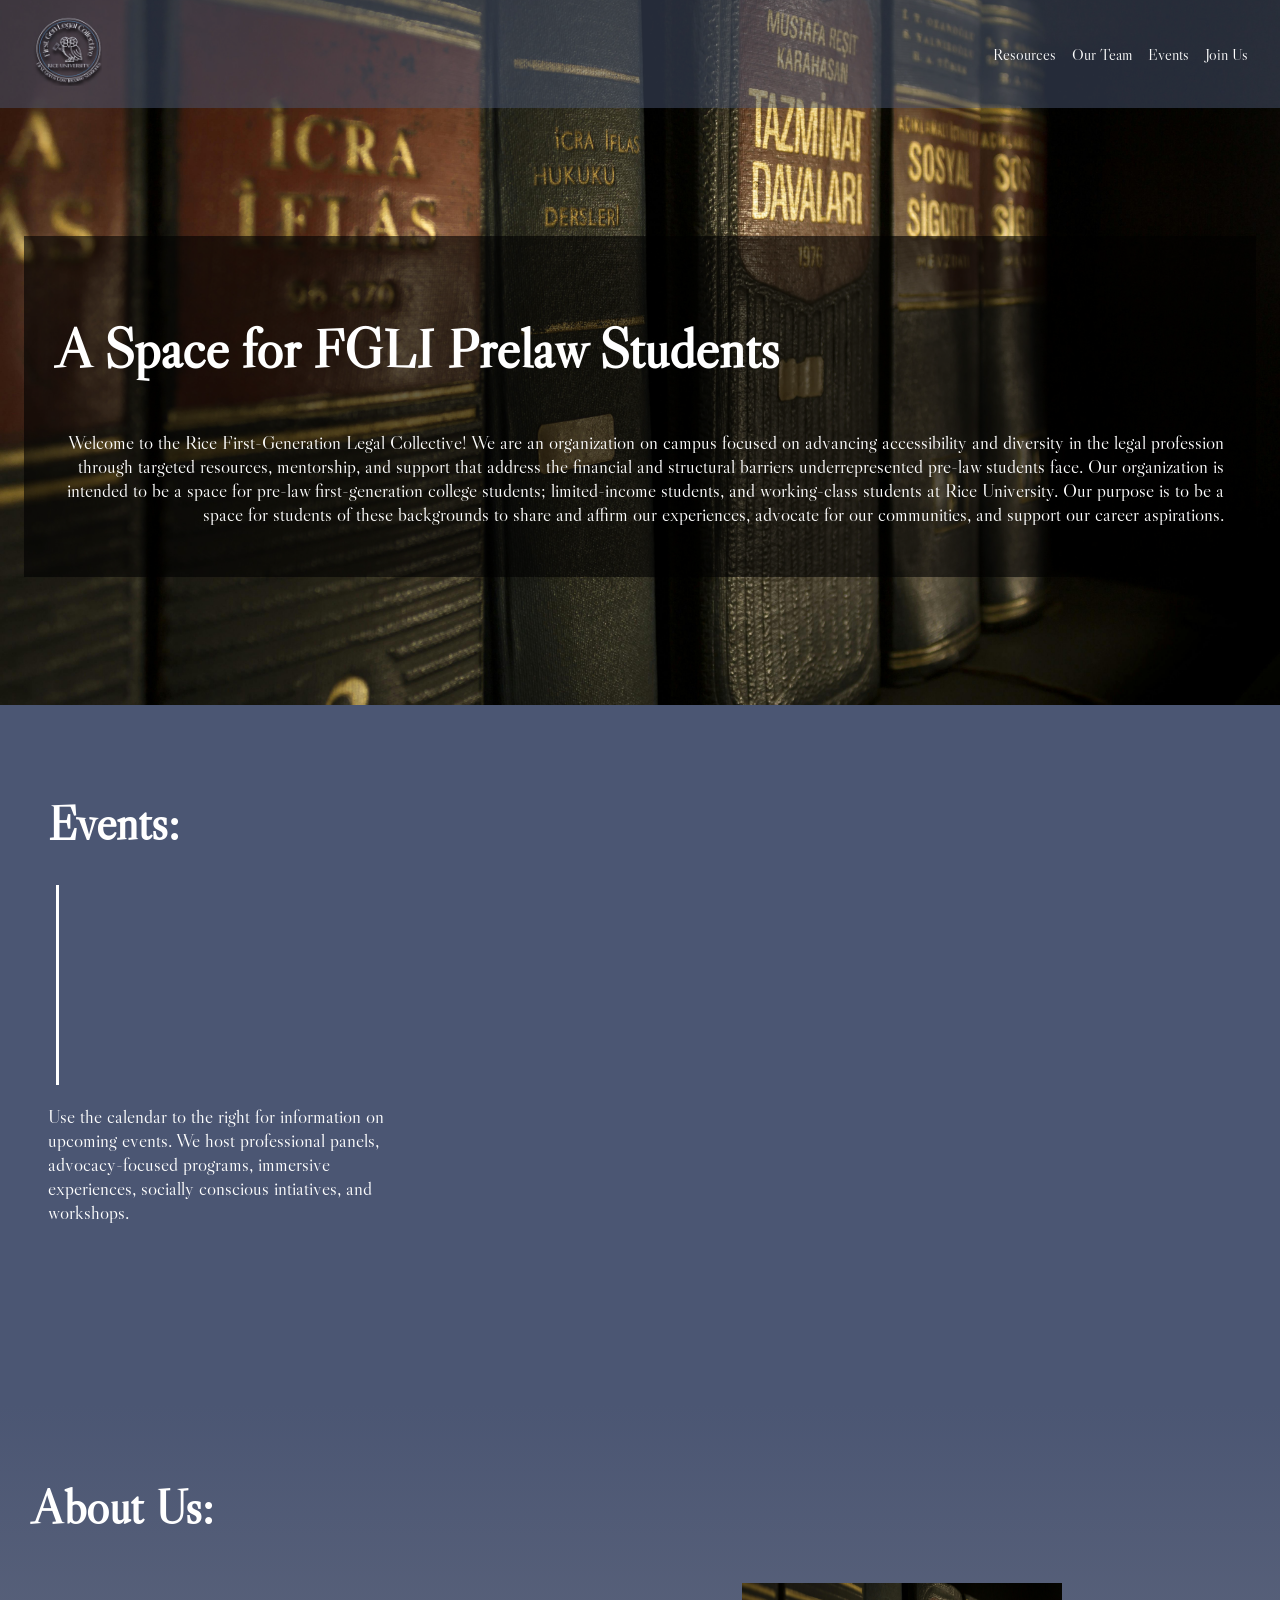
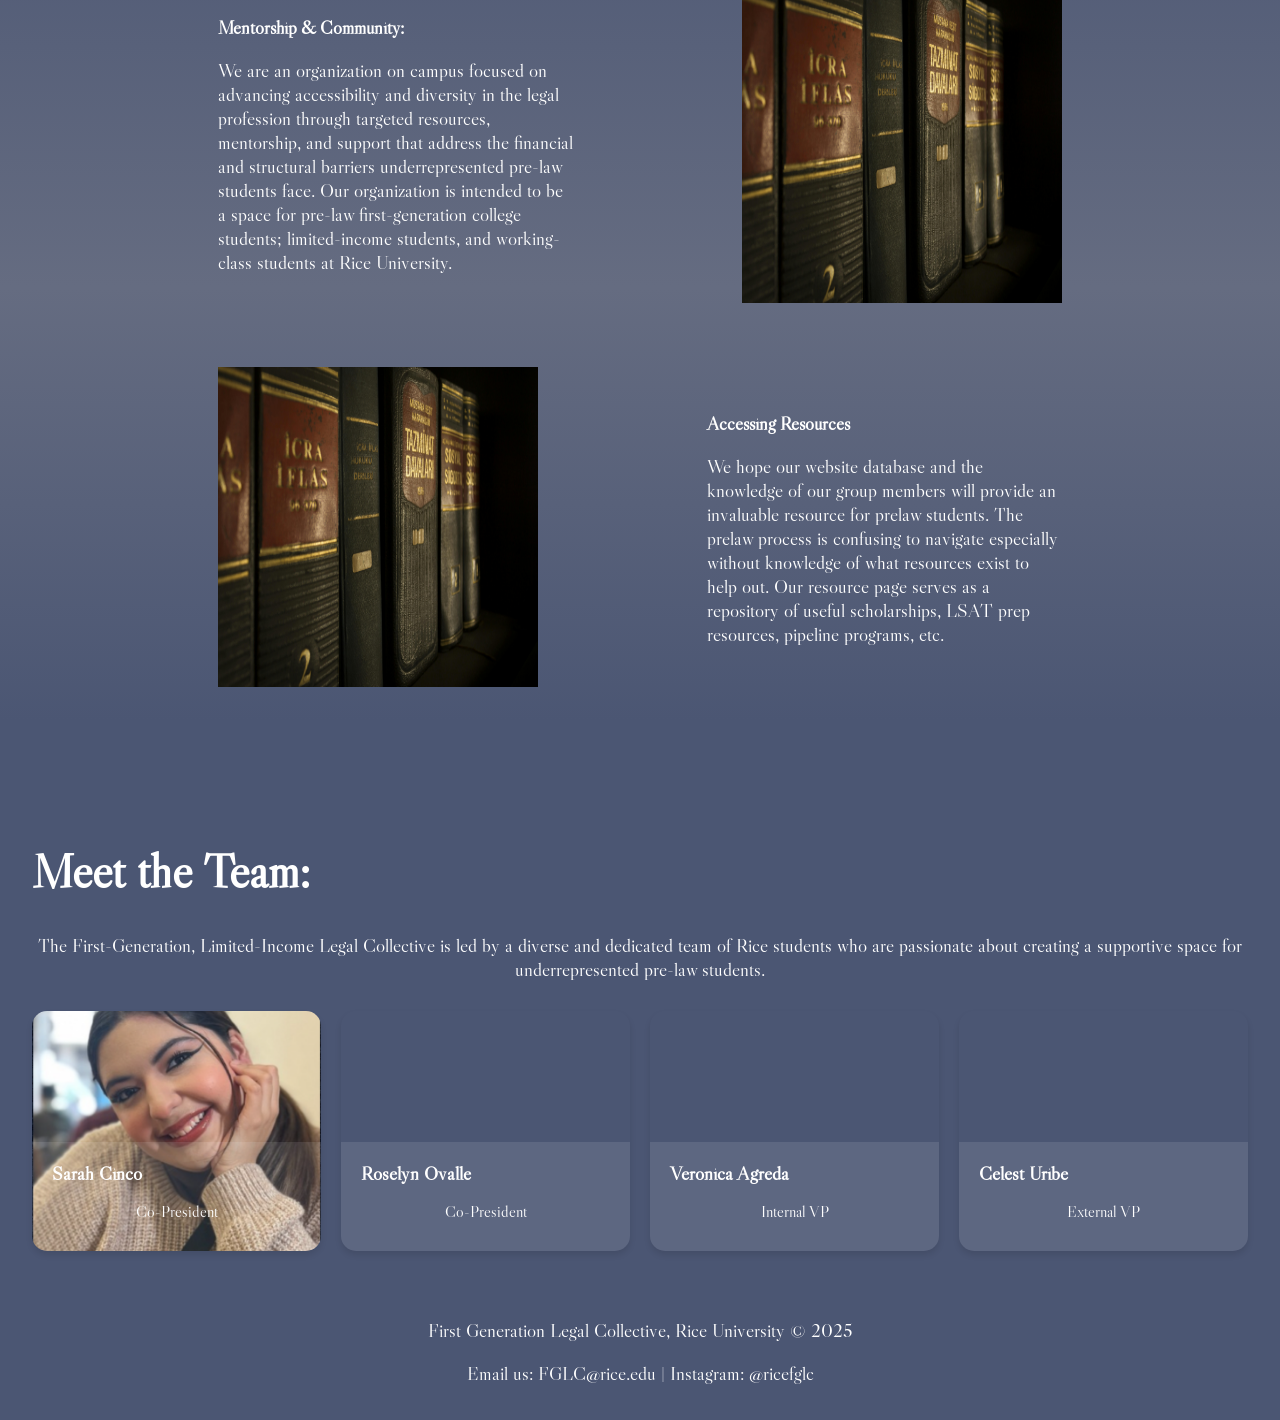
<file: home.html>
<!DOCTYPE html>
<html lang="en">
<head>
    <meta charset="UTF-8">
    <meta name="viewport" content="width=device-width, initial-scale=1.0">
    <title>Home - First Generation Legal Collective</title>
    <link rel="stylesheet" href="home-style.css">
    <link rel="preconnect" href="https://fonts.googleapis.com">
    <link rel="preconnect" href="https://fonts.gstatic.com" crossorigin>
    <link href="https://fonts.googleapis.com/css2?family=Libre+Caslon+Display&display=swap" rel="stylesheet">

</head>
<body>


<main>
    <section class="hero">
        <header>
            <nav>
                <div class="logo"><a href="./home.html"><img src="img/logo.png" alt="Italian Trulli"></a></div>
                <ul>
                    <li><a href="./resources.html">Resources</a></li>
                    <li><a href="./team.html">Our Team</a></li>
                    <li><a href="./events.html">Events</a></li>
                    <li><a href="https://groupme.com/join_group/102359638/MQSfu83O">Join Us</a></li>
                </ul>
            </nav>
        </header>
        <div class="spacer" style="padding:4rem"></div>
        <div class="hero-overlay">
            <h1>A Space for FGLI Prelaw Students</h1>
            <p>Welcome to the Rice First-Generation Legal Collective! We are an organization on campus focused on advancing accessibility and diversity in the legal profession through targeted resources, mentorship, and support that address the financial and structural barriers underrepresented pre-law students face. Our organization is intended to be a space for pre-law first-generation college students; limited-income students, and working-class students at Rice University. Our purpose is to be a space for students of these backgrounds to share and affirm our experiences, advocate for our communities, and support our career aspirations.</p>
        </div>
        <div class="spacer" style="padding:4rem"></div>
    </section>

    <section class="events dark-blue">
        <div class="events-container">
            <div class="events-item description">
                <h2>Events:</h2>
                <div class="vl"></div>
                <p>Use the calendar to the right for information on upcoming events. We host professional panels, advocacy-focused programs, immersive experiences, socially conscious intiatives, and workshops. </p>
            </div>
            <div class="events-item calendar">
                <iframe src="https://calendar.google.com/calendar/embed?src=c_56deae434092a6eb15b54fa2ef4bf0e5389f8d64c118894de9ff54df1026ceb5%40group.calendar.google.com&ctz=America%2FChicago" style="border: 0" width="800" height="600" frameborder="0" scrolling="no"></iframe>
            </div>
        </div>
    </section>

    <section class="about light-blue">
        <h2>About Us: </h2>
        <div class="about-item">
            <div class="text-content">
                <h3>Mentorship & Community: </h3>
                <p>We are an organization on campus focused on advancing accessibility and diversity in the legal profession through targeted resources, mentorship, and support that address the financial and structural barriers underrepresented pre-law students face. Our organization is intended to be a space for pre-law first-generation college students; limited-income students, and working-class students at Rice University. </p>
            </div>
            <div class ="about-image">
                <img src="img/resources-header.jpeg" alt="Italian Trulli">
            </div>
        </div>

        <div class="about-item">
            <div class ="about-image">
                <img src="img/resources-header.jpeg" alt="Italian Trulli">
            </div>
            <div class="text-content">
                <h3>Accessing Resources</h3>
                <p>   We hope our website database and the knowledge of our group members will provide an invaluable resource for prelaw students. The prelaw process is confusing to navigate especially without knowledge of what resources exist to help out. Our resource page serves as a repository of useful scholarships, LSAT prep resources, pipeline programs, etc.</p>
            </div>
        </div>
    </section>

    <section class="team dark-blue">
        <h2>Meet the Team:</h2>
        <p>The First-Generation, Limited-Income Legal Collective is led by a diverse and dedicated team of Rice students who are passionate about creating a supportive space for underrepresented pre-law students.</p>
        <div class="team-grid">
            <div class="team-member sarah-cinco">
                <div class="name-content">
                    <h3>Sarah Cinco</h3>
                    <p>Co-President</p>
                </div>
            </div>
            <div class="team-member">
                <div class="name-content">
                    <h3>Roselyn Ovalle</h3>
                    <p>Co-President</p>
                </div>
            </div>
            <div class="team-member">
                <div class="name-content">
                    <h3>Veronica Agreda</h3>
                    <p>Internal VP</p>
                </div>
            </div>
            <div class="team-member">
                <div class="name-content">
                    <h3>Celest Uribe</h3>
                    <p>External VP</p>
                </div>
            </div>
        </div>
    </section>
</main>

<footer>
    <p>First Generation Legal Collective, Rice University © 2025</p>
    <p>Email us: FGLC@rice.edu | Instagram: @ricefglc</p>
</footer>


</body>
</html>
</file>
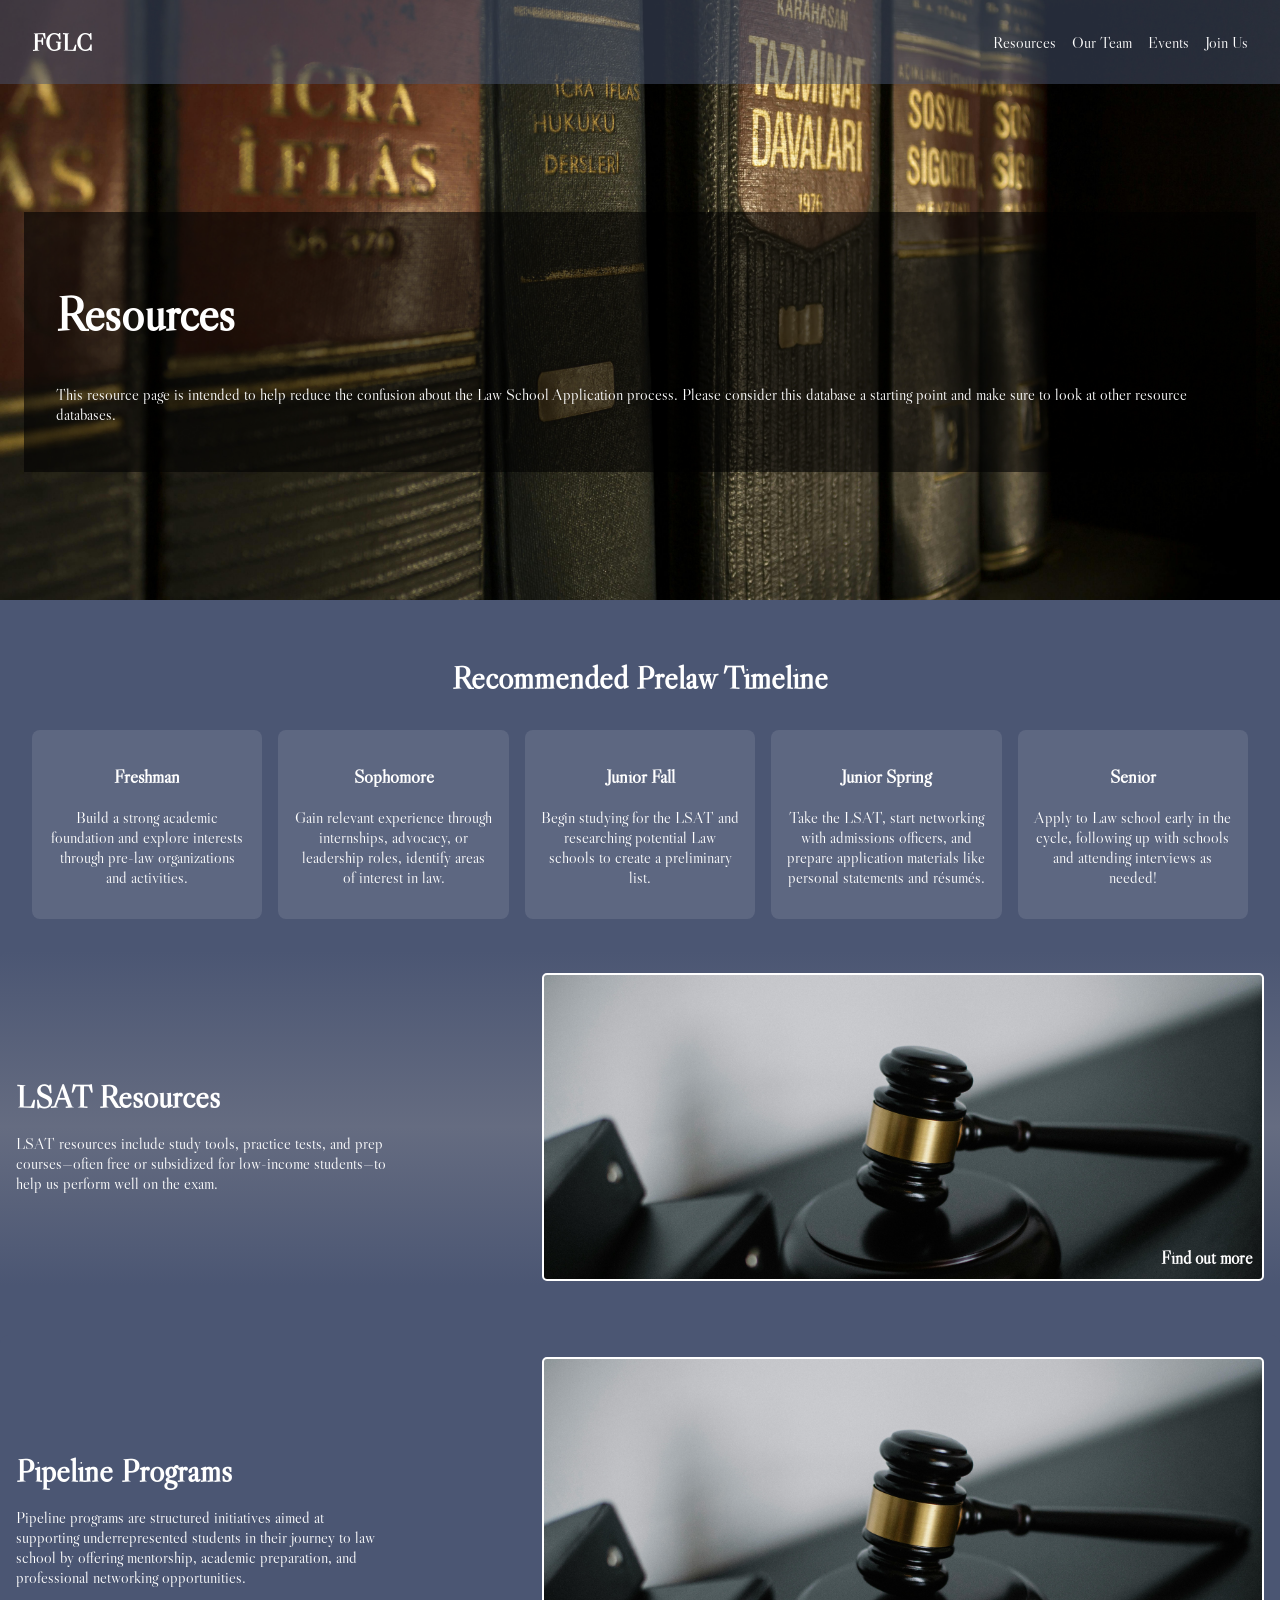
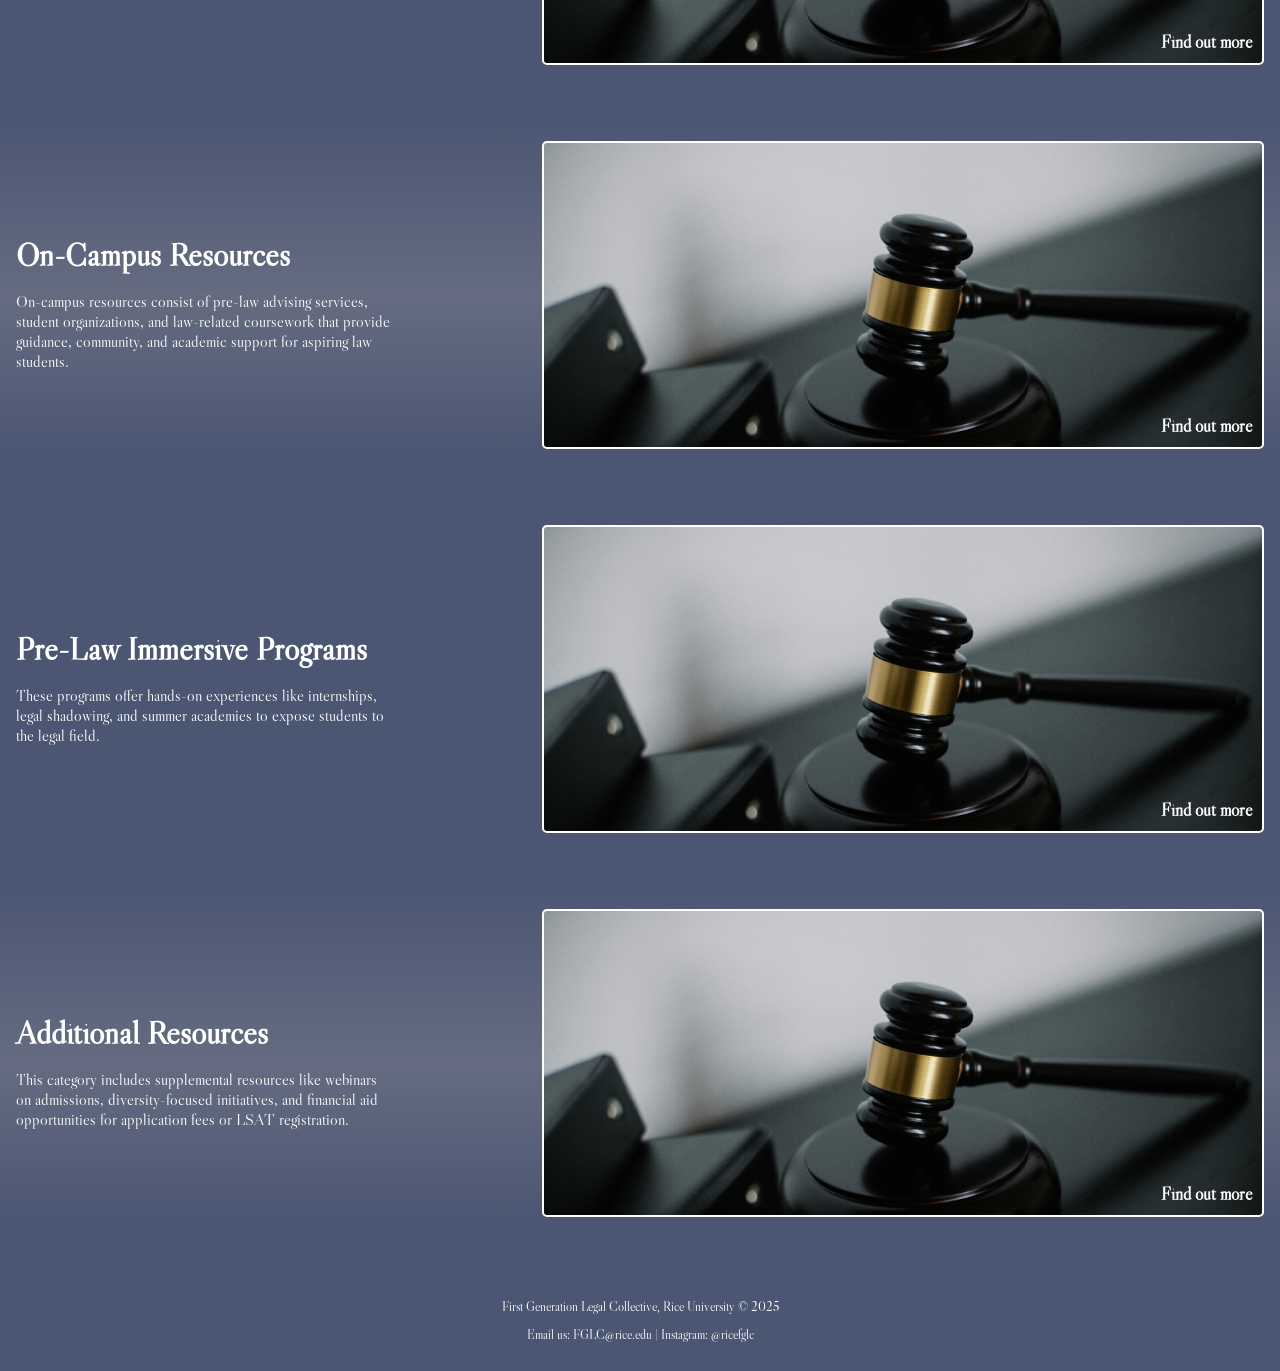
<file: resources.html>
<!DOCTYPE html>
<html lang="en">
<head>
    <meta charset="UTF-8">
    <meta name="viewport" content="width=device-width, initial-scale=1.0">
    <title>Resources - First Generation Legal Collective</title>
    <link rel="stylesheet" href="resources-style.css">
    <link rel="preconnect" href="https://fonts.googleapis.com">
    <link rel="preconnect" href="https://fonts.gstatic.com" crossorigin>
    <link href="https://fonts.googleapis.com/css2?family=Libre+Caslon+Display&display=swap" rel="stylesheet">

</head>
<body>


<main>
    <section class="hero">
        <header>
            <nav>
                <div class="logo"><a href="./index.html">FGLC</a></div>
                <ul>
                    <li><a href="./resources.html">Resources</a></li>
                    <li><a href="./team.html">Our Team</a></li>
                    <li><a href="./events.html">Events</a></li>
                    <li><a href="https://groupme.com/join_group/102359638/MQSfu83O">Join Us</a></li>
                </ul>
            </nav>
        </header>
        <div class="spacer" style="padding:4rem"></div>
        <div class="hero-overlay">
            <h1>Resources</h1>
            <p>This resource page is intended to help reduce the confusion about the Law School Application process. Please consider this database a starting point and make sure to look at other resource databases.</p>
        </div>
        <div class="spacer" style="padding:4rem"></div>
    </section>

    <section class="timeline">
        <h2>Recommended Prelaw Timeline</h2>
        <div class="timeline-container">
            <div class="timeline-item">
                <h3>Freshman</h3>
                <p>Build a strong academic foundation and explore interests through pre-law organizations and activities.</p>
            </div>
            <div class="timeline-item">
                <h3>Sophomore</h3>
                <p>Gain relevant experience through internships, advocacy, or leadership roles, identify areas of interest in law.</p>
            </div>
            <div class="timeline-item">
                <h3>Junior Fall</h3>
                <p>Begin studying for the LSAT and researching potential Law schools to create a preliminary list.</p>
            </div>
            <div class="timeline-item">
                <h3>Junior Spring</h3>
                <p>Take the LSAT, start networking with admissions officers, and prepare application materials like personal statements and résumés.</p>
            </div>
            <div class="timeline-item">
                <h3>Senior</h3>
                <p>Apply to Law school early in the cycle, following up with schools and attending interviews as needed!</p>
            </div>
        </div>
    </section>

    <section class="resources">
        <div class="resource-item light-blue">
            <div class="text-content">
                <h3>LSAT Resources</h3>
                <p>LSAT resources include study tools, practice tests, and prep courses—often free or subsidized for low-income students—to help us perform well on the exam.</p>
            </div>
            <a href="https://docs.google.com/document/d/17wOmJp642tiCaj9zFv-6MQ61GP8h_ijtzOUxbap8KZ4/edit?tab=t.0">
                <span class="resource-button-txt">
                    Find out more
                </span>
            </a>
        </div>

        <div class="resource-item dark-blue">
            <div class="text-content">
                <h3>Pipeline Programs</h3>
                <p>Pipeline programs are structured initiatives aimed at supporting underrepresented students in their journey to law school by offering mentorship, academic preparation, and professional networking opportunities.</p>
            </div>
            <a href="https://docs.google.com/document/d/17wOmJp642tiCaj9zFv-6MQ61GP8h_ijtzOUxbap8KZ4/edit?tab=t.0">
                <span class="resource-button-txt">
                    Find out more
                </span>
            </a>
        </div>

        <div class="resource-item light-blue">
            <div class="text-content">
                <h3>On-Campus Resources</h3>
                <p>On-campus resources consist of pre-law advising services, student organizations, and law-related coursework that provide guidance, community, and academic support for aspiring law students.</p>
            </div>
            <a href="https://docs.google.com/document/d/17wOmJp642tiCaj9zFv-6MQ61GP8h_ijtzOUxbap8KZ4/edit?tab=t.0">
                <span class="resource-button-txt">
                    Find out more
                </span>
            </a>
        </div>

        <div class="resource-item dark-blue">
            <div class="text-content">
                <h3>Pre-Law Immersive Programs</h3>
                <p>These programs offer hands-on experiences like internships, legal shadowing, and summer academies to expose students to the legal field.</p>
            </div>
            <a href="https://docs.google.com/document/d/17wOmJp642tiCaj9zFv-6MQ61GP8h_ijtzOUxbap8KZ4/edit?tab=t.0">
                <span class="resource-button-txt">
                    Find out more
                </span>
            </a>
        </div>

        <div class="resource-item light-blue">
            <div class="text-content">
                <h3>Additional Resources</h3>
                <p>This category includes supplemental resources like webinars on admissions, diversity-focused initiatives, and financial aid opportunities for application fees or LSAT registration.</p>
            </div>
            <a href="https://docs.google.com/document/d/17wOmJp642tiCaj9zFv-6MQ61GP8h_ijtzOUxbap8KZ4/edit?tab=t.0">
                <span class="resource-button-txt">
                    Find out more
                </span>
            </a>
        </div>
    </section>
</main>

<footer>
    <p>First Generation Legal Collective, Rice University © 2025</p>
    <p>Email us: FGLC@rice.edu | Instagram: @ricefglc</p>
</footer>


</body>
</html>
</file>
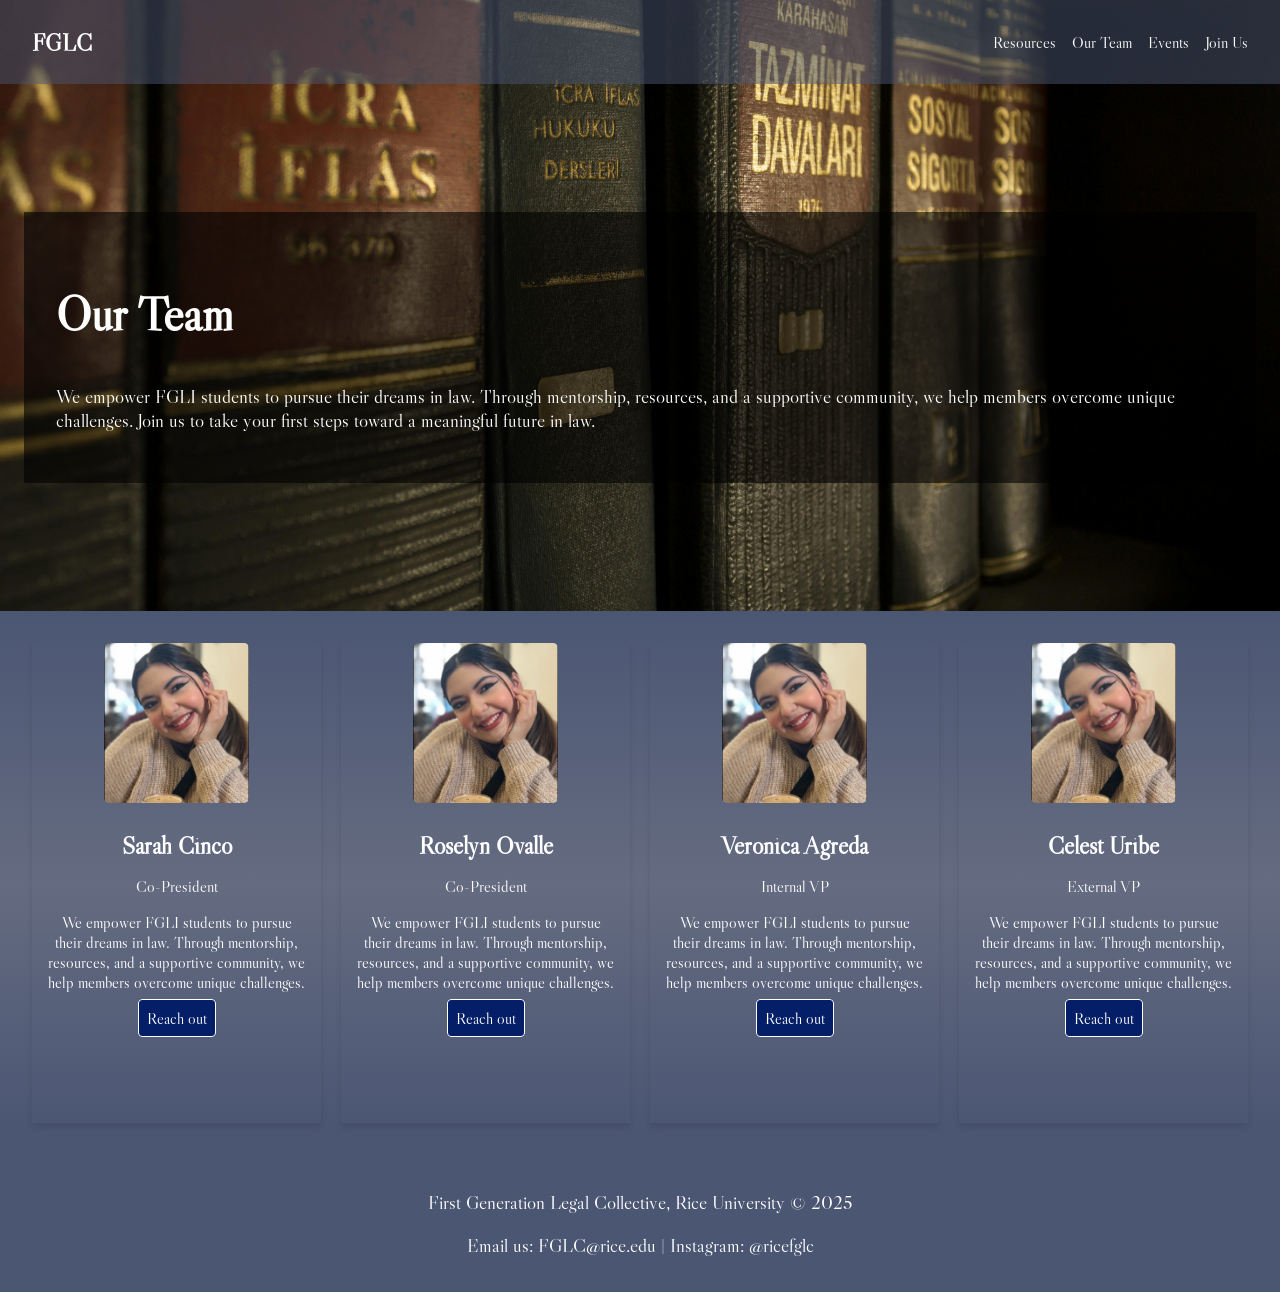
<file: team.html>
<!DOCTYPE html>
<html lang="en">
<head>
    <meta charset="UTF-8">
    <meta name="viewport" content="width=device-width, initial-scale=1.0">
    <title>Our Team - First Generation Legal Collective</title>
    <link rel="stylesheet" href="team-style.css">
    <link rel="preconnect" href="https://fonts.googleapis.com">
    <link rel="preconnect" href="https://fonts.gstatic.com" crossorigin>
    <link href="https://fonts.googleapis.com/css2?family=Libre+Caslon+Display&display=swap" rel="stylesheet">

</head>
<body>


<main>
    <section class="hero">
        <header>
            <nav>
                <div class="logo"><a href="./index.html">FGLC</a></div>
                <ul>
                    <li><a href="./resources.html">Resources</a></li>
                    <li><a href="./ourteam.html">Our Team</a></li>
                    <li><a href="./events.html">Events</a></li>
                    <li><a href="https://groupme.com/join_group/102359638/MQSfu83O">Join Us</a></li>
                </ul>
            </nav>
        </header>
        <div class="spacer" style="padding:4rem"></div>
        <div class="hero-overlay">
            <h1>Our Team</h1>
            <p>We empower FGLI students to pursue their dreams in law. Through mentorship, resources, and a supportive community, we help members overcome unique challenges. Join us to take your first steps toward a meaningful future in law.</p>
        </div>
        <div class="spacer" style="padding:4rem"></div>
    </section>

    <section class="team light-blue">
        <div class="team-grid">
            <div class="team-member">
                <img src="img/sarah-cinco.png" alt="Italian Trulli">
                <div class="name-content">
                    <h3>Sarah Cinco</h3>
                    <p>Co-President</p>
                    <p>We empower FGLI students to pursue their dreams in law. Through mentorship, resources, and a supportive community, we help members overcome unique challenges.</p>
                    <a href="mailto:sc151@rice.edu">Reach out</a>
                </div>
            </div>
            <div class="team-member">
                <img src="img/sarah-cinco.png" alt="Italian Trulli">
                <div class="name-content">
                    <h3>Roselyn Ovalle</h3>
                    <p>Co-President</p>
                    <p>We empower FGLI students to pursue their dreams in law. Through mentorship, resources, and a supportive community, we help members overcome unique challenges.</p>
                    <a href="mailto:sc151@rice.edu">Reach out</a>
                </div>
            </div>
            <div class="team-member">
                <img src="img/sarah-cinco.png" alt="Italian Trulli">
                <div class="name-content">
                    <h3>Veronica Agreda</h3>
                    <p>Internal VP</p>
                    <p>We empower FGLI students to pursue their dreams in law. Through mentorship, resources, and a supportive community, we help members overcome unique challenges.</p>
                    <a href="mailto:sc151@rice.edu">Reach out</a>
                </div>
            </div>
            <div class="team-member">
                <img src="img/sarah-cinco.png" alt="Italian Trulli">
                <div class="name-content">
                    <h3>Celest Uribe</h3>
                    <p>External VP</p>
                    <p>We empower FGLI students to pursue their dreams in law. Through mentorship, resources, and a supportive community, we help members overcome unique challenges.</p>
                    <a href="mailto:sc151@rice.edu">Reach out</a>
                </div>
            </div>
        </div>
    </section>
</main>

<footer>
    <p>First Generation Legal Collective, Rice University © 2025</p>
    <p>Email us: FGLC@rice.edu | Instagram: @ricefglc</p>
</footer>


</body>
</html>
</file>
<file: home-style.css>
/* styles.css */

.libre-caslon-display-regular {
    font-family: "Libre Caslon Display", serif;
    font-weight: 400;
    font-style: normal;
}

body {
    font-family: "Libre Caslon Display", serif;
    margin: 0;
    padding: 0;
    color: #fff;
    background-color: #4B5673;
}

header {
    background-color: rgba(75, 86, 115, 0.5);
    padding: 1rem 2rem;
}

nav {
    display: flex;
    justify-content: space-between;
    align-items: center;
}

nav .logo {
    font-size: 1.5rem;
    font-weight: bold;

    padding-right:10%;
}
nav img {
    height: 70px;
    width: 70px;
}

nav ul {
    list-style: none;
    display: flex;
    gap: 1rem;
}

nav ul li {
    display: inline;
}

a {
    color: #fff;
    text-decoration: none;
}

.hero {
    background-image: url('img/resources-header.jpeg');
    background-size: cover;
    background-position: center;
    position: relative;
    text-align: left;
    /* padding: 5rem 2rem; */
}

.hero-overlay {
    background-color: rgba(0, 0, 0, 0.6);
    padding: 2rem;
    margin-left: 1.5rem;
    margin-right: 1.5rem;
}

.hero h1 {
    font-size: 3.5rem;
}

.hero p {
    font-size: 1.2rem;
    text-align: right;
}

.events {
    padding: 2rem;
    text-align: left;
    background-color: #4B5673;
    box-shadow: -30px 0 5px 10px #4B5673;
}

h2 {
    font-size: 3rem;
    margin-bottom: 2rem;
}

p {
    font-size: 1.2rem;
}

.vl {
    border-left: 3px solid white;
    margin-left: 0.5rem;
    height: 200px;
}

.events-container {
    display: flex;
    justify-content: space-between;
    gap: 1rem;
}

.events-item {
    flex: 1;
    padding: 1rem;
    /* background-color: rgba(255, 255, 255, 0.1); */
    border-radius: 8px;
}

.about {
    padding: 2rem;
    text-align: left;
}

.about-item {
    display: flex;
    justify-content: space-evenly;
    height: 20rem;
    align-items: center;
    margin-bottom: 2rem;
    padding: 1rem;
    border-radius: 8px;
}

img{
    height: 20rem;
    width: 20rem;
}

.light-blue {
    background: linear-gradient(#4B5673, #656C81 50%, #4B5673 95%);
}

.dark-blue {
    background: #4B5673;
}
.about-item .text-content {
    max-width: 30%;
}

.about-item h3 {
    margin-bottom: 0.5rem;
}

.team {
    padding: 2rem;
}

/* .team h2 {
  font-size: 2em;
  margin-bottom: 20px;
  color: #001f3f;
} */

.team p {
    margin-bottom: 30px;
    text-align: center;
}

.team-grid {
    display: grid;
    grid-template-columns: repeat(auto-fit, minmax(200px, 1fr));
    gap: 20px;
}

.team-member {
    position:relative;
    height: 15rem;
    /* padding: 20px; */
    border-radius: 15px;
    background-size: cover;
    background-position: center;
    box-shadow: 0 4px 6px rgba(0, 0, 0, 0.1);
}

.sarah-cinco {
    background-image: url('img/sarah-cinco.png');
    background-size: cover;
    background-position: center;
}

.name-content {
    position: absolute;
    width: 100%;
    bottom: 0;
    background-color: rgba(255, 255, 255, 0.1);
    border-bottom-left-radius: 15px;
    border-bottom-right-radius: 15px;
}

.team-member h3 {
    font-size: 1.2em;
    margin-bottom: 5px;
    padding-left: 20px;
}

.team-member p {
    font-size: 1rem;
}


footer {
    text-align: center;
    padding: 1rem;
    background-color: #4B5673;
    font-size: 0.8rem;
}
</file>
<file: events-style.css>
/* styles.css */
.libre-caslon-display-regular {
    font-family: "Libre Caslon Display", serif;
    font-weight: 400;
    font-style: normal;
}

body {
    font-family: "Libre Caslon Display", serif;
    margin: 0;
    padding: 0;
    color: #fff;
    background-color: #4B5673;
}

header {
    background-color: rgba(75, 86, 115, 0.5);
    padding: 1rem 2rem;
}

nav {
    display: flex;
    justify-content: space-between;
    align-items: center;
}

nav .logo {
    font-size: 1.5rem;
    font-weight: bold;
    padding-right:10%;
}

nav ul {
    list-style: none;
    display: flex;
    gap: 1rem;
}

nav ul li {
    display: inline;
}

a {
    color: #fff;
    text-decoration: none;
}

.hero {
    background-image: url('img/resources-header.jpeg');
    background-size: cover;
    background-position: center;
    position: relative;
    text-align: left;
    /* padding: 5rem 2rem; */
}

.hero-overlay {
    background-color: rgba(0, 0, 0, 0.6);
    padding: 2rem;
    margin-left: 1.5rem;
    margin-right: 1.5rem;
}

.hero h1 {
    font-size: 2.5rem;
}

.events {
    padding: 2rem;
    text-align: left;
    background-color: #4B5673;
    box-shadow: -30px 0 5px 10px #4B5673;
}

h2 {
    font-size: 3rem;
    margin-bottom: 2rem;
}

p {
    font-size: 1.2rem;
}

.vl {
    border-left: 3px solid white;
    margin-left: 0.5rem;
    height: 200px;
}

.events-container {
    display: flex;
    justify-content: space-between;
    gap: 1rem;
}

.events-item {
    flex: 1;
    padding: 1rem;
    /* background-color: rgba(255, 255, 255, 0.1); */
    border-radius: 8px;
}

.light-blue {
    background: linear-gradient(#4B5673, #656C81 50%, #4B5673 95%);
    /* width: 100vw; */
}

.dark-blue {
    background: #4B5673;

}

.instagram {
    padding: 3rem;
}
.instagram-container {
    display: grid;
    justify-content: center;
    margin-top: 2rem;
    margin-left: 20px;
    grid-template-columns: repeat(auto-fit, minmax(400px, 1fr));
    gap: 20px;
}

.instagram-media {
    position:relative;
    /* padding: 10px; */
    max-width: 300px !important;
    width: 100% !important;
}
footer {
    text-align: center;
    padding: 1rem;
    background-color: #4B5673;
    font-size: 0.8rem;
}
</file>
<file: resources-style.css>
/* styles.css */
.libre-caslon-display-regular {
    font-family: "Libre Caslon Display", serif;
    font-weight: 400;
    font-style: normal;
}

body {
    font-family: "Libre Caslon Display", serif;
    margin: 0;
    padding: 0;
    color: #fff;
    background-color: #4B5673;
}

header {
    background-color: rgba(75, 86, 115, 0.5);
    padding: 1rem 2rem;
}

nav {
    display: flex;
    justify-content: space-between;
    align-items: center;
}

nav .logo {
    font-size: 1.5rem;
    font-weight: bold;
    padding-right:10%;
}

nav ul {
    list-style: none;
    display: flex;
    gap: 1rem;
}

nav ul li {
    display: inline;
}

a {
    color: #fff;
    text-decoration: none;
}

.hero {
    background-image: url('img/resources-header.jpeg');
    background-size: cover;
    background-position: center;
    position: relative;
    text-align: left;
    /* padding: 5rem 2rem; */
}

.hero-overlay {
    background-color: rgba(0, 0, 0, 0.6);
    padding: 2rem;
    margin-left: 1.5rem;
    margin-right: 1.5rem;
}

.hero h1 {
    font-size: 3rem;
}

.timeline {
    padding: 2rem;
    text-align: center;
    background-color: #4B5673;
    box-shadow: -30px 0 5px 10px #4B5673;
}

.timeline h2 {
    font-size:2rem;
    margin-bottom: 2rem;
}

.timeline-container {
    display: flex;
    justify-content: space-between;
    gap: 1rem;
}

.timeline-item {
    flex: 1;
    padding: 1rem;
    background-color: rgba(255, 255, 255, 0.1);
    border-radius: 8px;
}

.resources {
    background-color: #4B5673;
}

.resource-item {
    display: flex;
    justify-content: space-between;
    height: 20rem;
    align-items: center;
    margin-bottom: 2rem;
    padding: 1rem;
    background-color: #4B5673;
    border-radius: 8px;
}

.light-blue {
    background: linear-gradient(#4B5673, #656C81 50%, #4B5673 95%);
}

.dark-blue {
    background: #4B5673;
}
.resource-item .text-content {
    max-width: 30%;
}

.resource-item h3 {
    font-size: 2rem;
    margin-bottom: 0.5rem;
}

.resource-item a {
    position:relative;
    background-image: url('img/resources-item-bg.jpeg');
    color: #ffffff;
    width: 55%;
    height: 90%;
    background-size:cover;
    text-decoration: none;
    font-weight: bold;
    font-size: 5rem;
    border: 2px solid #ffffff;
    border-radius: 5px;
    padding: 0.5rem 1rem;
    text-align: right;
    transition: background-color 0.3s, color 0.3s;
}

.resource-button-txt {
    position: absolute;
    bottom: 10px;
    right: 10px;
    font-size: 1.1rem;
    color: white;
}

footer {
    text-align: center;
    padding: 1rem;
    background-color: #4B5673;
    font-size: 0.8rem;
}
</file>
<file: team-style.css>
/* styles.css */

.libre-caslon-display-regular {
    font-family: "Libre Caslon Display", serif;
    font-weight: 400;
    font-style: normal;
}

body {
    font-family: "Libre Caslon Display", serif;
    margin: 0;
    padding: 0;
    color: #fff;
    background-color: #4B5673;
}

header {
    background-color: rgba(75, 86, 115, 0.5);
    padding: 1rem 2rem;
}

nav {
    display: flex;
    justify-content: space-between;
    align-items: center;
}

nav .logo {
    font-size: 1.5rem;
    font-weight: bold;
    padding-right:10%;
}

nav ul {
    list-style: none;
    display: flex;
    gap: 1rem;
}

nav ul li {
    display: inline;
}

a {
    color: #fff;
    text-decoration: none;
}

.hero {
    background-image: url('img/resources-header.jpeg');
    background-size: cover;
    background-position: center;
    position: relative;
    text-align: left;
    /* padding: 5rem 2rem; */
}

.hero-overlay {
    background-color: rgba(0, 0, 0, 0.6);
    padding: 2rem;
    margin-left: 1.5rem;
    margin-right: 1.5rem;
}

.hero h1 {
    font-size: 3rem;
}

.events {
    padding: 2rem;
    text-align: left;
    background-color: #4B5673;
    box-shadow: -30px 0 5px 10px #4B5673;
}

h2 {
    font-size: 3rem;
    margin-bottom: 2rem;
}

p {
    font-size: 1.2rem;
}

.vl {
    border-left: 3px solid white;
    margin-left: 0.5rem;
    height: 200px;
}

.events-container {
    display: flex;
    justify-content: space-between;
    gap: 1rem;
}

.events-item {
    flex: 1;
    padding: 1rem;
    /* background-color: rgba(255, 255, 255, 0.1); */
    border-radius: 8px;
}

.about {
    padding: 2rem;
    text-align: left;
}

.about-item {
    display: flex;
    justify-content: space-evenly;
    height: 20rem;
    align-items: center;
    margin-bottom: 2rem;
    padding: 1rem;
    border-radius: 8px;
}

img{
    height: 10rem;
    width: 10rem;
}

.light-blue {
    background: linear-gradient(#4B5673, #656C81 50%, #4B5673 95%);
}

.dark-blue {
    background: #4B5673;
}
.about-item .text-content {
    max-width: 30%;
}

.about-item h3 {
    margin-bottom: 0.5rem;
}

.team {
    padding: 2rem;
}

/* .team h2 {
  font-size: 2em;
  margin-bottom: 20px;
  color: #001f3f;
} */

.team p {
    margin-bottom: 30px;
    text-align: center;
}

.team-grid {
    display: grid;
    grid-template-columns: repeat(auto-fit, minmax(200px, 1fr));
    gap: 20px;
}

.team-member {
    height: 30rem;
    justify-content: center;
    text-align: center;
    /* padding: 20px; */
    /* border-radius: 15px;
    background-size: cover;
    background-position: center; */
    box-shadow: 0 4px 6px rgba(0, 0, 0, 0.1);
}

img {
    aspect-ratio: 1 / 1;
    width: 50%;
    object-fit: cover;
    border-radius: 5px;
}

.name-content {
    padding-bottom:1rem;
}

.team-member h3 {
    font-size: 1.5em;
    text-align: center;
    margin-bottom:0.5rem;
    /* margin-bottom: 5px;
    padding-left: 20px; */
}

.team-member p {
    margin:1rem;
    font-size: 1rem;
}

.team-member a {
    font-size: 1rem;
    background-color: #041E67;
    text-align: center;
    padding: 0.5rem;
    border-radius: 4px;
    border-style:solid;
    border-width: 1px;
    border-color: white;
    margin: 3rem;
}


footer {
    text-align: center;
    padding: 1rem;
    background-color: #4B5673;
    font-size: 0.8rem;
}
</file>
